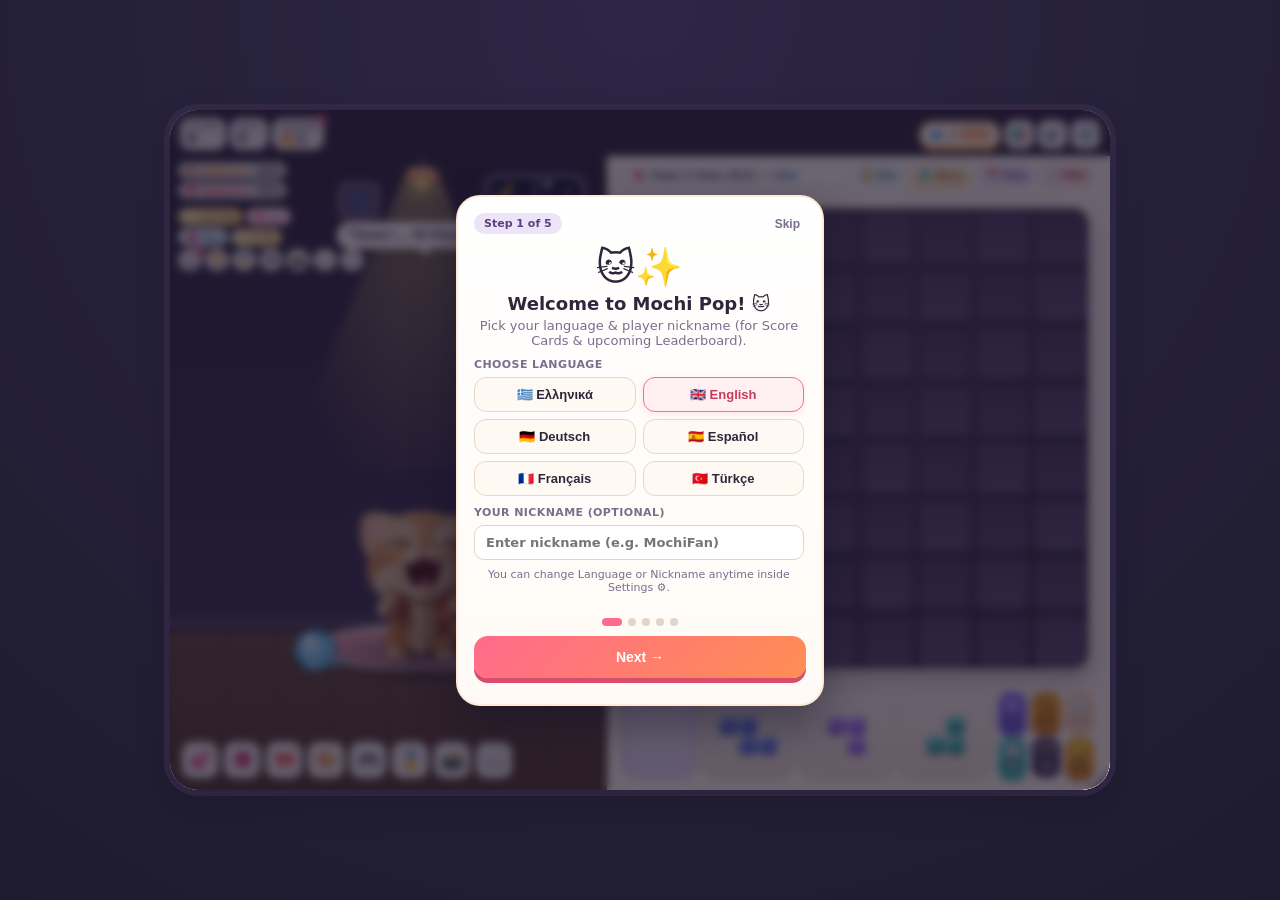
<file: index.html>
<!DOCTYPE html>
<html lang="en">
<head>
  <meta charset="UTF-8" />
  <meta name="viewport" content="width=device-width, initial-scale=1.0, maximum-scale=1.0, user-scalable=no, viewport-fit=cover" />
  <meta name="theme-color" content="#ff8fa3" />
  <title>Mochi Pop! — Cozy Pet &amp; Block Puzzle</title>
  <link rel="icon" href="assets/mochi-ref.jpg" />
  <link rel="apple-touch-icon" href="assets/mochi-ref.jpg" />
  <link rel="manifest" href="manifest.webmanifest" />
  <link rel="stylesheet" href="styles.css?v=20261115h" />
</head>
<body>
  <!-- Desktop Demo Controls (outside the phone frame so you can test states easily) -->
  <div class="demo-bar" id="demoBar">
    <span class="demo-label">Playtest Tools:</span>
    <button type="button" class="demo-btn" id="btnSim6h" title="Simulate 6 hours away">+6h Away</button>
    <button type="button" class="demo-btn" id="btnSim14h" title="Simulate 14 hours away (Mochi sulks)">+14h Sulk</button>
    <button type="button" class="demo-btn" id="btnSim48h" title="Simulate 48 hours away (Mochi faints -> Ad Revive)">+48h Faint</button>
    <button type="button" class="demo-btn" id="btnSimNextDay" title="Advance 1 calendar day for Daily Streak testing">⏭️ +1 Day</button>
    <button type="button" class="demo-btn" id="btnToggleDayNight" title="Switch Day / Night lighting">☀️/🌙 Day/Night</button>
    <button type="button" class="demo-btn" id="btnTestWake" title="Replay Sleep -> Wake Up animation">😴 Wake</button>
    <button type="button" class="demo-btn" id="btnSimLose" title="Trigger a near-full board / lose test">Test Cry/Lose</button>
    <button type="button" class="demo-btn" id="btnAddTreats" title="Give +5 fish treats">+5 Fish</button>
    <button type="button" class="demo-btn danger" id="btnReset" title="Reset saved game">Reset</button>
  </div>

  <!-- Mobile App Viewport -->
  <main class="phone-shell" id="phoneShell">
    <!-- Top Status HUD -->
    <header class="top-hud">
      <div class="score-group">
        <div class="stat-pill score-pill">
          <span class="stat-label" data-i18n="hud_score">SCORE</span>
          <span class="stat-value" id="scoreVal">0</span>
        </div>
        <div class="stat-pill best-pill">
          <span class="stat-label" data-i18n="hud_best">BEST</span>
          <span class="stat-value" id="bestVal">0</span>
        </div>
        <button type="button" class="stat-pill streak-pill" id="btnDailyCalendar" title="Daily Rewards &amp; Quests">
          <span class="stat-label" data-i18n="hud_streak">STREAK</span>
          <span class="stat-value" id="streakVal">🔥1</span>
          <span class="daily-badge-dot hidden" id="dailyBadgeDot"></span>
        </button>
      </div>

      <div class="hud-actions">
        <button type="button" class="treat-pill" id="btnFeed" title="Feed Mochi 1 Fish">
          <span class="fish-icon">🐟</span>
          <span id="treatsVal">3</span>
          <span class="feed-hint" id="feedHint" data-i18n="hud_feed">FEED</span>
        </button>
        <button type="button" class="icon-btn" id="btnWardrobe" title="Mochi's Closet &amp; Room">🛍️</button>
        <button type="button" class="icon-btn" id="btnAudio" title="Sound Mixer (Music, Game SFX &amp; Cat)">🔊</button>
        <button type="button" class="icon-btn" id="btnSettings" title="Settings &amp; Updates">
          ⚙️
          <span class="daily-badge-dot hidden" id="settingsBadgeDot"></span>
        </button>
      </div>
    </header>

    <!-- Upper 32%: Mochi's Cozy Room -->
    <section class="pet-stage" id="petStage">
      <div class="wall-frame" id="wallFrame" aria-hidden="true"><span id="wallStickerIcon">🐾</span></div>
      <div class="room-window" id="roomWindow" role="button" tabindex="0" title="Tap window to look outside">
        <span class="window-celestial" id="windowCelestial">☀️</span>
        <div class="window-clouds" aria-hidden="true"><span>☁️</span><span>☁️</span></div>
        <div class="window-stars" aria-hidden="true"><span>✦</span><span>·</span><span>✧</span><span>·</span></div>
        <div class="window-weather" id="windowWeather" aria-hidden="true"></div>
      </div>
      <div class="sunbeam" id="sunbeam"></div>
      <div class="hanging-lamp" id="hangingLamp" role="button" tabindex="0" title="Tap lamp to toggle Day/Night ambience">
        <div class="lamp-cord"></div>
        <div class="lamp-shade"></div>
        <div class="lamp-bulb"></div>
        <div class="lamp-cone"></div>
      </div>
      <div class="room-rug" id="roomRug"></div>

      <!-- Mood & Hunger Bars -->
      <div class="pet-meters">
        <div class="meter-row">
          <span class="meter-icon" title="Hunger">🍖</span>
          <div class="meter-track">
            <div class="meter-fill hunger-fill" id="hungerBar"></div>
          </div>
          <span class="meter-pct" id="hungerPct">100%</span>
        </div>
        <div class="meter-row">
          <span class="meter-icon" id="moodIcon" title="Mood">💖</span>
          <div class="meter-track">
            <div class="meter-fill mood-fill" id="moodBar"></div>
          </div>
          <span class="meter-pct" id="moodPct">100%</span>
        </div>
      </div>

      <!-- Energy Score Multiplier, Friend Level, Wheel & League -->
      <div class="pet-left-controls">
        <div class="left-top-pills">
          <button type="button" class="energy-mult-pill mult-max" id="energyMultPill" title="Mochi Energy Score Bonus">
            ⚡ ×2.0 PTS
          </button>
          <button type="button" class="friend-lv-pill" id="friendLevelPill" title="Mochi Friendship Level">
            💖 Lv.1
          </button>
        </div>
        <div class="purr-rush-badge hidden" id="purrRushBadge">🔥 PURR RUSH</div>
        <div class="left-btn-row">
          <button type="button" class="play-toy-btn" id="btnPlayToy" title="Play with Mochi's active toy">
            <span id="playToyIcon">🧶</span> <span data-i18n="btn_play">Play</span>
          </button>
          <button type="button" class="overdrive-ad-btn" id="btnOverdriveAd" title="Watch Ad for ×3.0 Score Overdrive (15 moves)">
            ⚡×3 AD
          </button>
        </div>
        <div class="left-btn-row left-social-row">
          <button type="button" class="mini-stage-btn" id="btnLuckyWheel" title="Lucky Tuna Wheel">
            🎡
            <span class="daily-badge-dot hidden" id="wheelBadgeDot"></span>
          </button>
          <button type="button" class="mini-stage-btn" id="btnLeague" title="Daily & Weekly Purr League">
            🏆
          </button>
          <button type="button" class="mini-stage-btn" id="btnTrophies" title="Trophy Room & Medals">
            🏅
            <span class="daily-badge-dot hidden" id="trophyBadgeDot"></span>
          </button>
          <button type="button" class="mini-stage-btn" id="btnMiniGame" title="Mini-Games">
            🎮
          </button>
          <button type="button" class="mini-stage-btn" id="btnPhotoMode" title="Mochi Photo Studio">
            📸
          </button>
          <button type="button" class="mini-stage-btn" id="btnDiary" title="Mochi's Diary">
            📖
          </button>
          <button type="button" class="mini-stage-btn" id="btnKeyLegend" data-i18n-title="keys_title" title="Keyboard Shortcuts">
            ⌨️
          </button>
        </div>
      </div>

      <!-- Active Weekend / Midweek Mini-Event & Gift Upgrade Pill -->
      <div class="stage-event-pill hidden" id="eventBannerPill">🐟 2× Fish!</div>
      <button type="button" class="gift-upgrade-pill hidden" id="btnGiftUpgradeAd" data-i18n="gift_upgrade_pill">
        🎁 Upgrade 📺 +4 🐟
      </button>

      <!-- Speech / Emotion Bubble -->
      <div class="pet-bubble hidden" id="petBubble">Feed me! 🐟</div>

      <!-- Mochi Canvas -->
      <canvas id="petCanvas"></canvas>

      <!-- Free Snack Ad Button when hungry/sulking -->
      <button type="button" class="snack-ad-btn hidden" id="btnSnackAd">
        <span>🎬</span> Free 3× 🐟
      </button>

      <!-- Revive Ad Button when Mochi fainted after days away -->
      <button type="button" class="fainted-revive-btn hidden" id="btnReviveFaintedAd">
        <span>💫</span> Revive Mochi (Ad)
      </button>

      <!-- Combo Banner -->
      <div class="combo-toast hidden" id="comboToast">COMBO x2!</div>

      <!-- Tablet Landscape Quick-Care Dock -->
      <div class="tablet-quick-care" id="tabletQuickCare">
        <button type="button" class="quick-care-btn" id="btnQuickPet" title="Pet Mochi">💕</button>
        <button type="button" class="quick-care-btn" id="btnQuickToy" title="Switch Toy">🧶</button>
        <button type="button" class="quick-care-btn" id="btnQuickHat" title="Cycle Accessory">🎀</button>
        <button type="button" class="quick-care-btn" id="btnQuickTheme" title="Cycle Room Theme">🎨</button>
        <button type="button" class="quick-care-btn" id="btnQuickMiniGame" title="Mini-Games">🎮</button>
        <button type="button" class="quick-care-btn" id="btnQuickTrophies" title="Trophy Room">🏅</button>
        <button type="button" class="quick-care-btn" id="btnQuickPhoto" title="Photo Studio">📸</button>
        <button type="button" class="quick-care-btn" id="btnQuickDiary" title="Mochi's Diary">📖</button>
      </div>
    </section>

    <!-- Lower 68%: 8x8 Puzzle Area -->
    <section class="puzzle-area" id="puzzleArea">
      <div class="challenge-strip">
        <div class="craving-pill" id="cravingPill">
          <span class="craving-icon">🎯</span>
          <span id="cravingText">Clear 1 line (+2 🐟)</span>
        </div>
        <button type="button" class="zen-pill" id="btnZenMode" title="Relaxed Zen Mode (No Game Over)" data-i18n="btn_zen_off">
          🧘 Zen
        </button>
        <button type="button" class="adventure-pill" id="btnAdventureMode" title="Adventure Story Chapters" data-i18n="btn_adventure">
          🗺️ Story
        </button>
        <button type="button" class="daily-pill" id="btnDailyMode" title="Daily Challenge" data-i18n="btn_daily">
          📅 Daily
        </button>
        <button type="button" class="blitz-pill" id="btnBlitzMode" title="90s Timed Blitz Mode" data-i18n="btn_blitz">
          ⏱️ Blitz
        </button>
      </div>

      <div class="board-wrapper" id="boardWrapper">
        <canvas id="boardCanvas"></canvas>
      </div>

      <!-- Hold Slot + 3-Piece Tray + Rotate/Undo/Refresh/Bomb -->
      <div class="tray-row">
        <div class="tray-slots" id="traySlots">
          <div class="hold-slot empty" id="holdSlot" title="Drag a piece here to Hold it for later">
            <span class="hold-badge" data-i18n="hold_label">HOLD</span>
            <canvas class="slot-canvas" id="holdCanvas"></canvas>
          </div>
          <div class="tray-slot" data-slot="0"><canvas class="slot-canvas"></canvas></div>
          <div class="tray-slot" data-slot="1"><canvas class="slot-canvas"></canvas></div>
          <div class="tray-slot" data-slot="2"><canvas class="slot-canvas"></canvas></div>
        </div>
        <div class="tray-actions">
          <button type="button" class="tray-action-btn rotate-btn" id="btnRotatePieces" data-i18n-title="rotate_title" title="Rotate tray pieces 90°">
            <span>↻</span>
            <span class="ad-tag" id="rotateCountBadge">3</span>
          </button>
          <button type="button" class="tray-action-btn hammer-btn" id="btnHammer" data-i18n-title="hammer_title" title="Toy Hammer: smash 1 block or crack ice">
            <span>🔨</span>
            <span class="ad-tag" id="hammerCountBadge">1</span>
          </button>
          <button type="button" class="tray-action-btn undo-btn" id="btnUndoAd" title="Watch Ad to undo last move" disabled>
            <span>↩️</span>
            <span class="ad-tag" data-i18n="ad_tag">AD</span>
          </button>
          <button type="button" class="tray-action-btn refresh-btn" id="btnRefreshAd" title="Watch Ad to swap pieces">
            <span>🔄</span>
            <span class="ad-tag" data-i18n="ad_tag">AD</span>
          </button>
          <button type="button" class="tray-action-btn bomb-btn" id="btnBombAd" title="Watch Ad for an Emergency Paw Bomb">
            <span>💣</span>
            <span class="ad-tag" data-i18n="ad_tag">AD</span>
          </button>
          <button type="button" class="tray-action-btn hint-btn" id="btnHint" data-i18n-title="hint_title" title="Smart Move Hint">
            <span>💡</span>
            <span class="ad-tag" id="hintCountBadge">1</span>
          </button>
        </div>
      </div>
    </section>

    <!-- Floating Dragged Piece Canvas Overlay -->
    <canvas id="fxCanvas"></canvas>

    <!-- Game Over / Revive Modal -->
    <div class="modal-backdrop game-over-backdrop hidden" id="gameOverModal">
      <div class="modal-card">
        <div class="modal-emoji" id="goEmoji">😿</div>
        <h2 id="goTitle">Oh no! No moves left!</h2>
        <p id="goSubtitle">Mochi is crying... Don't leave him sad!</p>
        <div class="go-stats">
          <div><span data-i18n="go_score">Score</span><strong id="goScore">0</strong></div>
          <div><span data-i18n="go_best">Best</span><strong id="goBest">0</strong></div>
        </div>
        <div class="go-run-summary hidden" id="goRunSummary">+0 🐟 earned this run</div>
        <div class="run-breakdown-card hidden" id="runBreakdownCard">
          <div><span data-i18n="bd_lines">Lines</span><strong id="bdLines">0</strong></div>
          <div><span data-i18n="bd_combo">Best Combo</span><strong id="bdCombo">0×</strong></div>
          <div><span data-i18n="bd_specials">Specials</span><strong id="bdSpecials">0</strong></div>
          <div><span data-i18n="bd_gap">Record Gap</span><strong id="bdGap">—</strong></div>
        </div>
        <button type="button" class="bonus-fish-ad-btn hidden" id="btnDoubleRunFishAd">
          <span class="ad-badge" data-i18n="ad_tag">AD</span>
          <span id="goDoubleFishLabel" data-i18n="go_double_fish">2× Run Fish!</span>
        </button>
        <button type="button" class="primary-ad-btn" id="btnReviveAd">
          <span class="ad-badge" data-i18n="ad_tag">AD</span>
          <span data-i18n="go_revive">Clear Center &amp; Revive Mochi!</span>
        </button>
        <button type="button" class="secondary-ad-btn" id="btnRescuePackAd">
          <span class="ad-badge" data-i18n="ad_tag">AD</span>
          <span data-i18n="go_rescue_pack">+3 ↻ Rotate &amp; 💣 Bomb</span>
        </button>
        <button type="button" class="share-btn" id="btnShareCard" data-i18n="go_share">
          📸 Save Score Card
        </button>
        <button type="button" class="challenge-friend-btn" id="btnChallengeFriend" data-i18n="go_challenge_friend">
          🤝 Challenge a Friend
        </button>
        <button type="button" class="secondary-btn rematch-seed-btn" id="btnRematchSeed" data-i18n="go_rematch_seed">
          🔁 Rematch Same Seed
        </button>
        <button type="button" class="secondary-btn" id="btnPlayAgain" data-i18n="go_play_again">
          Start New Game
        </button>
      </div>
    </div>

    <!-- Wardrobe Modal -->
    <div class="modal-backdrop hidden" id="wardrobeModal">
      <div class="modal-card">
        <h2 data-i18n="closet_title">Mochi's Closet &amp; Room 🎀</h2>
        <p class="small-note" data-i18n="closet_sub">Unlock with 🐟, Rewarded Ads, or Daily Streaks!</p>
        <div class="closet-preview-box" id="closetPreviewBox">
          <canvas id="closetPreviewCanvas"></canvas>
          <button type="button" class="closet-snap-btn" id="btnClosetPhoto" title="Open Photo Studio">📸</button>
        </div>
        <div class="closet-set-banner hidden" id="closetSetBanner"></div>
        <div class="closet-tabs" id="closetTabs">
          <button type="button" class="closet-tab active" data-tab="all" data-i18n="tab_all">All</button>
          <button type="button" class="closet-tab" data-tab="style" data-i18n="tab_style">Style</button>
          <button type="button" class="closet-tab" data-tab="toys" data-i18n="tab_toys">Toys</button>
          <button type="button" class="closet-tab" data-tab="room" data-i18n="tab_room">Room</button>
        </div>
        <div class="closet-filters" id="closetFilterChips">
          <button type="button" class="closet-filter-btn active" data-filter="all" data-i18n="filter_all">All</button>
          <button type="button" class="closet-filter-btn" data-filter="owned" data-i18n="filter_owned">Owned</button>
          <button type="button" class="closet-filter-btn" data-filter="locked" data-i18n="filter_locked">Locked</button>
        </div>
        <div class="closet-grid" id="closetGrid"></div>
        <button type="button" class="secondary-btn" id="btnCloseWardrobe" data-i18n="settings_close">Close</button>
      </div>
    </div>

    <!-- Simulated Rewarded Ad Overlay -->
    <div class="modal-backdrop hidden" id="adModal">
      <div class="modal-card ad-sim-card">
        <div class="ad-sim-header">
          <span class="ad-pill" data-i18n="ad_demo_pill">REWARDED AD DEMO</span>
          <span id="adTimer">3s</span>
        </div>
        <div class="ad-sim-body">
          <div class="ad-spinner">📺</div>
          <p id="adRewardText">Playing AdMob Rewarded Video...</p>
          <small data-i18n="ad_demo_sub">In the real Google Play build, AdMob plays here.</small>
        </div>
        <button type="button" class="primary-ad-btn hidden" id="btnClaimAd" data-i18n="ad_claim_btn">
          Claim Reward! ✨
        </button>
      </div>
    </div>

    <!-- Audio Mixer Modal -->
    <div class="modal-backdrop hidden" id="audioModal">
      <div class="modal-card audio-modal-card">
        <h2 data-i18n="audio_title">Sound Mixer 🎛️</h2>
        <p class="small-note" data-i18n="audio_sub">Adjust music, game effects &amp; Mochi separately</p>
        <div class="audio-channels">
          <div class="audio-channel">
            <div class="audio-channel-top">
              <span class="setting-info">
                <strong data-i18n="audio_music_t">🎵 Music Carpet</strong>
                <small data-i18n="audio_music_d">Cozy kalimba background loop</small>
              </span>
              <input type="checkbox" class="toggle-input" id="toggleMusic" checked />
            </div>
            <div class="audio-slider-row">
              <input type="range" class="audio-slider" id="sliderMusicVol" min="0" max="100" value="70" />
              <span class="audio-vol-val" id="valMusicVol">70%</span>
            </div>
          </div>

          <div class="audio-channel">
            <div class="audio-channel-top">
              <span class="setting-info">
                <strong data-i18n="audio_sfx_t">🎮 Game Effects</strong>
                <small data-i18n="audio_sfx_d">Blocks, pops, combos &amp; bombs</small>
              </span>
              <input type="checkbox" class="toggle-input" id="toggleSfx" checked />
            </div>
            <div class="audio-slider-row">
              <input type="range" class="audio-slider" id="sliderSfxVol" min="0" max="100" value="85" />
              <span class="audio-vol-val" id="valSfxVol">85%</span>
            </div>
          </div>

          <div class="audio-channel">
            <div class="audio-channel-top">
              <span class="setting-info">
                <strong data-i18n="audio_cat_t">🐱 Cat Sounds</strong>
                <small data-i18n="audio_cat_d">Mochi meows, purrs, eating &amp; cries</small>
              </span>
              <input type="checkbox" class="toggle-input" id="toggleCat" checked />
            </div>
            <div class="audio-slider-row">
              <input type="range" class="audio-slider" id="sliderCatVol" min="0" max="100" value="90" />
              <span class="audio-vol-val" id="valCatVol">90%</span>
            </div>
          </div>
        </div>
        <button type="button" class="secondary-btn" id="btnCloseAudio" data-i18n="btn_done">Done</button>
      </div>
    </div>

    <!-- Settings Modal -->
    <div class="modal-backdrop hidden" id="settingsModal">
      <div class="modal-card settings-modal-card">
        <h2 data-i18n="settings_title">Settings ⚙️</h2>
        <div class="settings-tabs" id="settingsTabs">
          <button type="button" class="settings-tab active" data-settings-tab="general" data-i18n="set_tab_game">🎮 Game</button>
          <button type="button" class="settings-tab" data-settings-tab="vip" data-i18n="set_tab_vip">📖 Guide &amp; Stats</button>
          <button type="button" class="settings-tab" data-settings-tab="app" data-i18n="set_tab_app">📱 App</button>
        </div>

        <div class="settings-pane" id="settingsPaneGeneral">
          <div class="settings-list">
            <div class="setting-row setting-lang-row">
              <span class="setting-info">
                <strong data-i18n="settings_language">🌍 Language</strong>
                <small data-i18n="settings_language_sub">Interface &amp; guide language</small>
              </span>
              <select class="lang-select" id="selectLanguage" aria-label="Language">
                <option value="el">🇬🇷 Ελληνικά</option>
                <option value="en">🇬🇧 English</option>
                <option value="de">🇩🇪 Deutsch</option>
                <option value="es">🇪🇸 Español</option>
                <option value="fr">🇫🇷 Français</option>
                <option value="tr">🇹🇷 Türkçe</option>
              </select>
            </div>
            <div class="setting-row setting-nick-row">
              <span class="setting-info">
                <strong data-i18n="settings_nickname">🏷️ Player Nickname</strong>
                <small data-i18n="settings_nickname_sub">Used for Leaderboard &amp; Score Cards</small>
              </span>
              <input
                type="text"
                class="nick-input"
                id="inputSettingsNickname"
                maxlength="18"
                data-i18n-placeholder="nickname_placeholder"
                placeholder="Enter nickname"
              />
            </div>
            <button type="button" class="setting-row setting-action-row" id="btnOpenAudioFromSettings">
              <span class="setting-info">
                <strong data-i18n="settings_sound">🔊 Sound &amp; Volume Mixer</strong>
                <small data-i18n="settings_sound_sub">Separate Music, Game SFX &amp; Cat controls</small>
              </span>
              <span class="setting-chevron">›</span>
            </button>
            <label class="setting-row">
              <span class="setting-info">
                <strong data-i18n="settings_fx">✨ Visual Effects</strong>
                <small data-i18n="settings_fx_sub">Particles, hearts &amp; score popups</small>
              </span>
              <input type="checkbox" class="toggle-input" id="toggleFx" checked />
            </label>
            <label class="setting-row">
              <span class="setting-info">
                <strong data-i18n="settings_haptics">📳 Vibration</strong>
                <small data-i18n="settings_haptics_sub">Tactile feedback on Android</small>
              </span>
              <input type="checkbox" class="toggle-input" id="toggleHaptics" checked />
            </label>
            <label class="setting-row">
              <span class="setting-info">
                <strong data-i18n="settings_colorblind">🎨 Colorblind Symbols</strong>
                <small data-i18n="settings_colorblind_sub">Draw distinct shapes on every block</small>
              </span>
              <input type="checkbox" class="toggle-input" id="toggleColorblind" />
            </label>
            <label class="setting-row">
              <span class="setting-info">
                <strong data-i18n="settings_powersaver">🔋 Power Saver (30 FPS)</strong>
                <small data-i18n="settings_powersaver_sub">Calm animations &amp; lower battery use</small>
              </span>
              <input type="checkbox" class="toggle-input" id="togglePowerSaver" />
            </label>
            <div class="setting-row setting-lang-row">
              <span class="setting-info">
                <strong data-i18n="settings_drag_offset">👆 Touch Drag Height</strong>
                <small data-i18n="settings_drag_offset_sub">Lift pieces above your finger</small>
              </span>
              <select class="lang-select" id="selectDragOffset" aria-label="Touch Drag Height">
                <option value="low" data-i18n="drag_low">Low</option>
                <option value="normal" data-i18n="drag_normal">Normal</option>
                <option value="high" data-i18n="drag_high">High</option>
              </select>
            </div>
          </div>
        </div>

        <div class="settings-pane hidden" id="settingsPaneVip">
          <div class="settings-list">
            <button type="button" class="setting-row setting-action-row" id="btnOpenGuide">
              <span class="setting-info">
                <strong data-i18n="settings_guide">📖 Game Guide &amp; Permissions</strong>
                <small data-i18n="settings_guide_sub">How to play, tiles, rewards &amp; app permissions</small>
              </span>
              <span class="setting-chevron">›</span>
            </button>
            <button type="button" class="setting-row setting-action-row" id="btnOpenStats">
              <span class="setting-info">
                <strong data-i18n="settings_analytics">📊 Gameplay Stats &amp; Ad Funnel</strong>
                <small data-i18n="settings_analytics_sub">Sessions, Rewarded Opt-Ins &amp; Remote Config</small>
              </span>
              <span class="setting-chevron">›</span>
            </button>
          </div>
        </div>

        <div class="settings-pane hidden" id="settingsPaneApp">
          <button type="button" class="more-apps-btn" id="btnMoreApps">
            <span class="setting-info">
              <strong data-i18n="settings_more_apps">🚀 Our Other Apps</strong>
              <small data-i18n="settings_more_apps_sub">Discover more apps at jemangr.app</small>
            </span>
            <span class="setting-chevron">↗</span>
          </button>
          <div class="update-box">
            <button type="button" class="update-btn" id="btnCheckUpdates" data-i18n="settings_check_update">
              🔄 Check for App Update
            </button>
            <p class="update-status" id="updateStatusText">Auto-checks every 6 hours • v0.5.8</p>
          </div>
          <button type="button" class="report-btn" id="btnOpenBugReport" data-i18n="settings_report_bug">
            🐞 Report a Bug / Error
          </button>
          <button type="button" class="setting-row setting-action-row cloud-link-row" id="btnOpenCloudSync">
            <span class="setting-info">
              <strong data-i18n="settings_cloud">☁️ Cloud Save &amp; Device Transfer</strong>
              <small id="settingsCloudSub" data-i18n="settings_cloud_sub">Sync progress &amp; get transfer code</small>
            </span>
            <span class="setting-chevron">›</span>
          </button>
          <button type="button" class="setting-row setting-action-row privacy-link-row" id="btnPrivacyPolicy">
            <span class="setting-info">
              <strong data-i18n="settings_privacy">🔒 Privacy Policy</strong>
              <small data-i18n="settings_privacy_sub">Data storage, permissions &amp; ads info</small>
            </span>
            <span class="setting-chevron">›</span>
          </button>
          <p class="version-note">Mochi Pop! v0.5.8 • support@jemangr.app</p>
          <p class="privacy-note" data-i18n="privacy_note">Local save stays on your device. Demo Ads are simulated in browser.</p>
        </div>

        <button type="button" class="secondary-btn" id="btnCloseSettings" data-i18n="settings_close">Close</button>
      </div>
    </div>

    <!-- Daily Calendar & Quests Modal -->
    <div class="modal-backdrop hidden" id="dailyModal">
      <div class="modal-card daily-modal-card">
        <div class="daily-modal-head">
          <h2 data-i18n="daily_title">Daily Rewards &amp; Quests 🎁</h2>
          <span class="daily-streak-pill" id="dailyStreakTag">🔥 Day 1</span>
        </div>
        <div class="closet-tabs" id="dailyTabs">
          <button type="button" class="closet-tab active" data-daily-tab="calendar" data-i18n="daily_tab_cal">📅 Calendar</button>
          <button type="button" class="closet-tab" data-daily-tab="archive" data-i18n="daily_tab_archive">🗓️ Archive</button>
          <button type="button" class="closet-tab" data-daily-tab="quests" data-i18n="daily_tab_quests">📜 Quests</button>
          <button type="button" class="closet-tab" data-daily-tab="album" data-i18n="tab_album">📸 Album</button>
        </div>

        <div id="dailyCalendarPane">
          <div class="streak-saver-banner hidden" id="streakSaverBanner">
            <div>
              <strong data-i18n="streak_saver_title">Missed yesterday! Don't lose your 🔥 streak!</strong>
              <small id="streakSaverSub">Restore your streak with 1 quick Ad</small>
            </div>
            <button type="button" class="streak-saver-btn" id="btnStreakSaverAd" data-i18n="streak_saver_btn">📺 Save Streak</button>
          </div>
          <p class="small-note" id="dailyCalendarSub" data-i18n="daily_cal_sub">Play every day for bigger treats, Dispenser &amp; Day 7 Grand Prize!</p>
          <div class="daily-grid" id="dailyGrid"></div>
        </div>

        <div id="dailyArchivePane" class="hidden">
          <p class="small-note" id="archiveMonthSummary">Monthly Archive</p>
          <div class="archive-milestones" id="archiveMilestonesRow"></div>
          <div class="archive-replay-choice hidden" id="archiveReplayChoice">
            <span id="archiveChoiceLabel">📅</span>
            <div class="archive-choice-btns">
              <button type="button" class="daily-card-btn" id="btnArchivePayFish">🐟 15</button>
              <button type="button" class="daily-card-btn ad-bonus" id="btnArchiveWatchAd" data-i18n="archive_ad_free">📺 Ad Free</button>
            </div>
          </div>
          <div class="archive-grid" id="archiveMonthGrid"></div>
          <p class="privacy-note" data-i18n="archive_hint">Tap today to play free, or missed days (15 🐟 / Ad) to hit Monthly Milestones!</p>
        </div>

        <div id="dailyQuestsPane" class="hidden">
          <p class="small-note" data-i18n="daily_quests_sub">Complete cozy quests for 🐟 &amp; unlock Wall Frame Stickers!</p>
          <div class="quests-list" id="questsList"></div>
          <div class="sticker-picker-head" data-i18n="daily_wall_sticker">🖼️ Room Wall Sticker</div>
          <div class="sticker-row" id="stickerRow"></div>
        </div>

        <div id="dailyAlbumPane" class="hidden">
          <p class="small-note" id="albumSummaryNote">Collect Mochi Moments from 🎁 Gift Boxes, Milestones &amp; Lucky Wheel!</p>
          <div class="album-tokens-bar" id="albumTokensBar">
            <span id="albumTokensText">🎟️ 0 Tokens • Pity 0/3</span>
            <div class="album-token-btns">
              <button type="button" class="album-claim-btn" id="btnTradeTokenHammer" data-i18n="album_trade_hammer">-2🎟️ → +1🔨</button>
              <button type="button" class="album-claim-btn" id="btnTradeTokenRotate" data-i18n="album_trade_rotate">-2🎟️ → +1↻</button>
            </div>
          </div>
          <div class="album-sets" id="albumSetsList"></div>
        </div>

        <button type="button" class="secondary-btn" id="btnCloseDaily" data-i18n="settings_close">Close</button>
      </div>
    </div>

    <!-- Error Report Modal -->
    <div class="modal-backdrop hidden" id="bugReportModal">
      <div class="modal-card">
        <h2 data-i18n="bug_title">Report an Error 🐞</h2>
        <p class="small-note" data-i18n="bug_sub">Sends diagnostics to support@jemangr.app</p>
        <textarea
          id="bugNoteInput"
          class="bug-textarea"
          rows="3"
          data-i18n-placeholder="bug_placeholder"
          placeholder="Describe what happened (optional)..."
        ></textarea>
        <pre class="bug-diag" id="bugDiagPreview"></pre>
        <button type="button" class="primary-ad-btn" id="btnSendBugEmail" data-i18n="bug_send">
          📧 Open Email App to Send
        </button>
        <button type="button" class="secondary-btn copy-btn" id="btnCopyBugDiag" data-i18n="bug_copy">
          📋 Copy Diagnostics
        </button>
        <button type="button" class="secondary-btn" id="btnCloseBugReport" data-i18n="btn_cancel">Cancel</button>
      </div>
    </div>
    <!-- Welcome Onboarding Guide & Permissions Modal -->
    <div class="modal-backdrop hidden" id="welcomeGuideModal">
      <div class="modal-card guide-modal-card">
        <div class="guide-topbar">
          <span class="guide-step-pill" id="guideStepBadge">Step 1 of 5</span>
          <button type="button" class="guide-skip-btn" id="btnGuideSkip" data-i18n="guide_skip">Skip</button>
        </div>

        <div class="guide-body" id="guideBodyScroll">
          <!-- Step 1: Language & Nickname -->
          <div class="guide-step" data-step="0">
            <div class="guide-hero-emoji">🐱✨</div>
            <h2 data-i18n="g1_title">Welcome to Mochi Pop! 🐱</h2>
            <p class="small-note" data-i18n="g1_sub">Pick your language &amp; player nickname (for Score Cards &amp; upcoming Leaderboard).</p>

            <div class="guide-section-label" data-i18n="g1_lang_label">Choose Language</div>
            <div class="guide-lang-grid" id="guideLangGrid">
              <button type="button" class="guide-lang-btn" data-lang="el">🇬🇷 Ελληνικά</button>
              <button type="button" class="guide-lang-btn" data-lang="en">🇬🇧 English</button>
              <button type="button" class="guide-lang-btn" data-lang="de">🇩🇪 Deutsch</button>
              <button type="button" class="guide-lang-btn" data-lang="es">🇪🇸 Español</button>
              <button type="button" class="guide-lang-btn" data-lang="fr">🇫🇷 Français</button>
              <button type="button" class="guide-lang-btn" data-lang="tr">🇹🇷 Türkçe</button>
            </div>

            <label class="guide-nick-box">
              <span class="guide-section-label" data-i18n="g1_nick_label">Your Nickname (optional)</span>
              <input
                type="text"
                class="nick-input guide-nick-input"
                id="inputGuideNickname"
                maxlength="18"
                data-i18n-placeholder="nickname_placeholder"
                placeholder="Enter nickname"
              />
            </label>
            <p class="guide-tip-note" data-i18n="g1_tip">You can change Language or Nickname anytime inside Settings ⚙️.</p>
          </div>

          <!-- Step 2: Caring for Mochi & Energy Multiplier -->
          <div class="guide-step hidden" data-step="1">
            <h2 data-i18n="g2_title">Care for Mochi = Higher Score! 💛</h2>
            <p class="small-note" data-i18n="g2_lead">Mochi's Energy directly multiplies every puzzle point you earn!</p>
            <div class="guide-cards">
              <div class="guide-card">
                <strong data-i18n="g2_c1_t">🐟 Feed &amp; Boost Energy</strong>
                <p data-i18n="g2_c1_d"></p>
              </div>
              <div class="guide-card">
                <strong data-i18n="g2_c2_t">👆 Pet, Tickle &amp; 6-Tap Secret</strong>
                <p data-i18n="g2_c2_d"></p>
              </div>
              <div class="guide-card">
                <strong data-i18n="g2_c3_t">🧸 Interactive Toys &amp; Gadgets</strong>
                <p data-i18n="g2_c3_d"></p>
              </div>
              <div class="guide-card">
                <strong data-i18n="g2_c4_t">⏰ Don't Ignore Mochi!</strong>
                <p data-i18n="g2_c4_d"></p>
              </div>
            </div>
          </div>

          <!-- Step 3: 8x8 Puzzle & Special Tiles -->
          <div class="guide-step hidden" data-step="2">
            <h2 data-i18n="g3_title">8×8 Puzzle, Special Tiles &amp; Moves 🧩</h2>
            <p class="small-note" data-i18n="g3_lead">Drag blocks onto the board to clear rows &amp; columns!</p>
            <div class="guide-cards">
              <div class="guide-card">
                <strong data-i18n="g3_t1">🐟 Golden Fish &amp; 🥫 Tuna</strong>
                <p data-i18n="g3_t1_d"></p>
              </div>
              <div class="guide-card">
                <strong data-i18n="g3_t2">🎁 Gift Box &amp; 🚀 Yarn Rocket</strong>
                <p data-i18n="g3_t2_d"></p>
              </div>
              <div class="guide-card">
                <strong data-i18n="g3_t3">🌈 Rainbow, 🧊 Ice &amp; 💣 Bomb</strong>
                <p data-i18n="g3_t3_d"></p>
              </div>
              <div class="guide-card">
                <strong data-i18n="g3_t4">📦 Hold Slot &amp; ↻ Rotate</strong>
                <p data-i18n="g3_t4_d"></p>
              </div>
              <div class="guide-card">
                <strong data-i18n="g3_t5">✨ Combos, Modes &amp; Purr Rush</strong>
                <p data-i18n="g3_t5_d"></p>
              </div>
            </div>
          </div>

          <!-- Step 4: Rewards & Closet -->
          <div class="guide-step hidden" data-step="3">
            <h2 data-i18n="g4_title">Rewards, Closet &amp; Progression 🎁</h2>
            <p class="small-note" data-i18n="g4_lead">Every session unlocks cosmetics, gadgets, and room styles!</p>
            <div class="guide-cards">
              <div class="guide-card">
                <strong data-i18n="g4_r1_t">📅 7-Day Daily Calendar</strong>
                <p data-i18n="g4_r1_d"></p>
              </div>
              <div class="guide-card">
                <strong data-i18n="g4_r2_t">🎀 Mochi's Closet &amp; 🐾 Tile Skins</strong>
                <p data-i18n="g4_r2_d"></p>
              </div>
              <div class="guide-card">
                <strong data-i18n="g4_r3_t">📜 Quests &amp; Wall Stickers</strong>
                <p data-i18n="g4_r3_d"></p>
              </div>
            </div>
          </div>

          <!-- Step 5: Permissions & Privacy -->
          <div class="guide-step hidden" data-step="4">
            <h2 data-i18n="g5_title">App Permissions &amp; Privacy 🔐</h2>
            <p class="small-note" data-i18n="g5_lead">Everything saves locally on your device. Here is what optional permissions do:</p>
            <div class="guide-cards">
              <div class="guide-perm-card">
                <strong data-i18n="p_notif_t">🔔 Pet Care Reminders</strong>
                <p data-i18n="p_notif_d"></p>
                <button type="button" class="perm-action-btn" id="btnPermNotif" data-i18n="p_notif_btn">Allow Notifications</button>
              </div>
              <div class="guide-perm-card">
                <strong data-i18n="p_vib_t">📳 Haptic Vibration</strong>
                <p data-i18n="p_vib_d"></p>
                <button type="button" class="perm-action-btn" id="btnPermVibrate" data-i18n="p_vib_btn">Test Vibrate</button>
              </div>
              <div class="guide-card">
                <strong data-i18n="p_upd_t">🔄 Update Checks (Every 6h)</strong>
                <p data-i18n="p_upd_d"></p>
              </div>
              <div class="guide-card">
                <strong data-i18n="p_priv_t">💾 Offline Storage &amp; Exports</strong>
                <p data-i18n="p_priv_d"></p>
              </div>
            </div>
          </div>
        </div>

        <div class="guide-dots" id="guideDots">
          <span class="guide-dot active"></span>
          <span class="guide-dot"></span>
          <span class="guide-dot"></span>
          <span class="guide-dot"></span>
          <span class="guide-dot"></span>
        </div>

        <div class="guide-footer">
          <button type="button" class="secondary-btn guide-back-btn hidden" id="btnGuideBack" data-i18n="guide_back">← Back</button>
          <button type="button" class="primary-ad-btn guide-next-btn" id="btnGuideNext" data-i18n="guide_next">Next →</button>
        </div>
      </div>
    </div>

    <!-- Lucky Tuna Wheel Modal -->
    <div class="modal-backdrop hidden" id="luckyWheelModal">
      <div class="modal-card wheel-modal-card">
        <h2 data-i18n="wheel_title">Lucky Tuna Wheel 🎡</h2>
        <p class="small-note" data-i18n="wheel_sub">1 Free spin daily + up to 3 Bonus Ad spins!</p>
        <div class="wheel-wrap">
          <div class="wheel-pointer">▼</div>
          <canvas id="wheelCanvas" width="240" height="240"></canvas>
        </div>
        <div class="wheel-result-note" id="wheelResultText" data-i18n="wheel_ready">Ready to spin!</div>
        <button type="button" class="primary-ad-btn" id="btnSpinWheel" data-i18n="wheel_spin_free">🎁 Free Daily Spin</button>
        <button type="button" class="secondary-btn" id="btnCloseWheel" data-i18n="settings_close">Close</button>
      </div>
    </div>

    <!-- Daily Challenge & Weekly Purr League Modal -->
    <div class="modal-backdrop hidden" id="leaderboardModal">
      <div class="modal-card league-modal-card">
        <h2 data-i18n="league_title">Daily &amp; Weekly Purr League 🏆</h2>
        <p class="small-note" data-i18n="league_sub">Compete with your Nickname across seeded boards!</p>
        <div class="league-my-tier" id="leagueTierBanner">🥉 Cozy Bronze • MochiFan</div>
        <div class="league-nick-box hidden" id="leagueNickBox">
          <span data-i18n="league_nick_prompt">✨ Pick a Nickname for the Leaderboard:</span>
          <div class="cloud-restore-row">
            <input type="text" class="nick-input" id="inputLeagueNick" maxlength="18" placeholder="MochiFan" />
            <button type="button" class="secondary-btn cloud-restore-btn" id="btnSaveLeagueNick" data-i18n="league_nick_save">Save</button>
          </div>
        </div>
        <div class="league-season-box hidden" id="leagueSeasonBox">
          <div class="league-season-info">
            <strong id="leagueSeasonTitle" data-i18n="season_reward_title">🏆 Weekly Season Reward Ready!</strong>
            <small id="leagueSeasonSub"></small>
          </div>
          <button type="button" class="streak-saver-btn" id="btnClaimSeasonReward" data-i18n="season_claim_btn">🎁 Claim</button>
        </div>
        <div class="closet-tabs" id="leagueTabs">
          <button type="button" class="closet-tab active" data-league-tab="daily" data-i18n="league_tab_daily">📅 Today's Challenge</button>
          <button type="button" class="closet-tab" data-league-tab="weekly" data-i18n="league_tab_weekly">🏆 Weekly League</button>
          <button type="button" class="closet-tab" data-league-tab="blitz" data-i18n="league_tab_blitz">⏱️ Blitz</button>
          <button type="button" class="closet-tab" data-league-tab="alltime" data-i18n="league_tab_alltime">🌐 All-Time</button>
          <button type="button" class="closet-tab" data-league-tab="stars" data-i18n="league_tab_stars">⭐ Stars</button>
        </div>
        <div class="league-list" id="leagueList"></div>
        <div class="friend-chal-box">
          <span class="friend-chal-title" data-i18n="chal_box_title">🤝 Challenge a Friend (Same Board)</span>
          <div class="friend-chal-row">
            <input
              type="text"
              class="nick-input friend-chal-input"
              id="inputChallengeCode"
              placeholder="MCH:... or ?challenge=..."
            />
            <button type="button" class="secondary-btn friend-chal-go" id="btnPlayChallengeCode" data-i18n="chal_play_btn">Play</button>
          </div>
          <button type="button" class="challenge-friend-btn compact" id="btnShareChallengeFromLeague" data-i18n="chal_create_btn">
            📤 Create &amp; Copy My Challenge Link
          </button>
        </div>
        <p class="privacy-note" id="leagueNoteText" data-i18n="league_note">Live global leaderboard via api.jemangr.app</p>
        <button type="button" class="secondary-btn" id="btnCloseLeague" data-i18n="settings_close">Close</button>
      </div>
    </div>

    <!-- Stats, Ad Funnel & Remote Config Preview Modal -->
    <div class="modal-backdrop hidden" id="statsModal">
      <div class="modal-card stats-modal-card">
        <h2 data-i18n="stats_title">Stats &amp; Funnel Preview 📊</h2>
        <div class="stats-grid" id="statsGrid"></div>
        <div class="stats-config-box">
          <strong data-i18n="stats_config_hdr">Remote Config &amp; Ad Gate</strong>
          <pre class="bug-diag" id="remoteConfigPreview"></pre>
        </div>
        <button type="button" class="secondary-btn" id="btnCloseStats" data-i18n="settings_close">Close</button>
      </div>
    </div>

    <!-- Cloud Save & Cross-Device Transfer Modal -->
    <div class="modal-backdrop hidden" id="cloudModal">
      <div class="modal-card cloud-modal-card">
        <h2 data-i18n="cloud_title">☁️ Cloud Save &amp; Transfer</h2>
        <p class="small-note" data-i18n="cloud_sub">Back up Mochi, Fish &amp; scores securely without an email login.</p>
        <div class="cloud-status-pill" id="cloudStatusBadge">⏳ Connecting...</div>
        <div class="cloud-health-row">
          <button type="button" class="secondary-btn cloud-copy-btn" id="btnTestCloudHealth" data-i18n="cloud_ping_btn">🩺 Test API</button>
          <span class="cloud-ping-val" id="cloudHealthText">api.jemangr.app</span>
        </div>

        <div class="cloud-box">
          <span class="cloud-box-label" data-i18n="cloud_code_label">Your Device Transfer Code</span>
          <div class="cloud-code-row">
            <code class="cloud-code-val" id="cloudSyncCodeText">MOCHI-••••-••••</code>
            <button type="button" class="secondary-btn cloud-copy-btn" id="btnCopySyncCode" data-i18n="cloud_copy">📋 Copy</button>
          </div>
          <small class="cloud-hint" data-i18n="cloud_code_hint">Save this code safely to restore progress on another phone.</small>
        </div>

        <button type="button" class="primary-ad-btn" id="btnCloudSyncNow" data-i18n="cloud_sync_btn">☁️ Sync Progress Now</button>

        <div class="cloud-box">
          <span class="cloud-box-label" data-i18n="cloud_restore_label">Restore on New Device</span>
          <div class="cloud-restore-row">
            <input
              type="text"
              class="nick-input cloud-restore-input"
              id="inputRestoreCode"
              maxlength="16"
              placeholder="MOCHI-XXXX-XXXX"
              autocapitalize="characters"
            />
            <button type="button" class="secondary-btn cloud-restore-btn" id="btnRestoreByCode" data-i18n="cloud_restore_btn">Restore</button>
          </div>
        </div>

        <div class="cloud-box">
          <span class="cloud-box-label" data-i18n="cloud_local_label">Offline JSON Backup File</span>
          <div class="cloud-restore-row">
            <button type="button" class="secondary-btn cloud-copy-btn" id="btnExportSaveJson" data-i18n="cloud_export_json">📤 Export (.json)</button>
            <button type="button" class="secondary-btn cloud-copy-btn" id="btnImportSaveJson" data-i18n="cloud_import_json">📥 Import (.json)</button>
            <input type="file" id="inputImportSaveJson" accept="application/json,.json" hidden />
          </div>
        </div>

        <p class="cloud-feedback hidden" id="cloudFeedbackText"></p>
        <button type="button" class="cloud-delete-btn" id="btnDeleteCloudData" data-i18n="cloud_delete_btn">🗑️ Delete My Cloud Data</button>
        <button type="button" class="secondary-btn" id="btnCloseCloud" data-i18n="settings_close">Close</button>
      </div>
    </div>

    <!-- In-App Privacy Policy Viewer Modal (works 100% offline & required for Google Play) -->
    <div class="modal-backdrop hidden" id="privacyModal">
      <div class="modal-card privacy-modal-card">
        <h2 data-i18n="privacy_modal_title">🔒 Privacy Policy</h2>
        <iframe id="privacyFrame" class="privacy-frame" title="Privacy Policy"></iframe>
        <button type="button" class="secondary-btn" id="btnClosePrivacy" data-i18n="settings_close">Close</button>
      </div>
    </div>

    <!-- Adventure Chapters Modal -->
    <div class="modal-backdrop hidden" id="adventureModal">
      <div class="modal-card adventure-modal-card">
        <h2 data-i18n="adv_title">🗺️ Mochi's Adventure</h2>
        <p class="small-note" data-i18n="adv_sub">Beat curated goal levels to earn Stars ⭐ &amp; 🐟!</p>
        <div class="adv-stars-summary" id="advStarsSummary">⭐ 0 / 60</div>
        <div class="adventure-list" id="adventureList"></div>
        <button type="button" class="secondary-btn" id="btnCloseAdventure" data-i18n="settings_close">Close</button>
      </div>
    </div>

    <!-- Interactive Care Mini-Game Modal -->
    <div class="modal-backdrop hidden" id="miniGameModal">
      <div class="modal-card minigame-modal-card">
        <h2 data-i18n="mg_title">🎮 Catch the Laser!</h2>
        <div class="mg-mode-chips" id="mgModeChips">
          <button type="button" class="mg-mode-chip active" data-mg-mode="laser" data-i18n="mg_mode_laser">🔴 Laser Dash</button>
          <button type="button" class="mg-mode-chip" data-mg-mode="bakery" data-i18n="mg_mode_bakery">🍪 Cozy Bakery</button>
          <button type="button" class="mg-mode-chip" data-mg-mode="rain" data-i18n="mg_mode_rain">🐟 Fish Rain</button>
        </div>
        <p class="small-note" id="mgSubText" data-i18n="mg_sub">Tap glowing 🔴, 🐟 &amp; ⭐ in 15s (avoid 💤)!</p>
        <div class="mg-hud-row">
          <span class="mg-stat" id="mgTimerBadge">⏱️ 15.0s</span>
          <span class="mg-stat" id="mgScoreBadge">⭐ 0</span>
          <span class="mg-stat" id="mgStreakBadge">🔥 ×1</span>
        </div>
        <div class="mg-canvas-wrap">
          <canvas id="miniGameCanvas"></canvas>
        </div>
        <p class="mg-result-text hidden" id="mgResultText"></p>
        <div class="mg-btn-row">
          <button type="button" class="primary-ad-btn" id="btnStartMiniGame" data-i18n="mg_start">▶ Start 15s</button>
          <button type="button" class="secondary-btn" id="btnCloseMiniGame" data-i18n="settings_close">Close</button>
        </div>
      </div>
    </div>

    <!-- Trophy Room & Long-Term Achievements Modal -->
    <div class="modal-backdrop hidden" id="trophyModal">
      <div class="modal-card trophy-modal-card">
        <h2 data-i18n="trophy_title">🏅 Mochi's Trophy Room</h2>
        <p class="small-note" data-i18n="trophy_sub">Complete milestones to claim bonus 🐟 treats!</p>
        <div class="adv-stars-summary" id="trophySummary">🏅 0 / 10</div>
        <div class="achievements-list" id="achievementsList"></div>
        <button type="button" class="secondary-btn" id="btnCloseTrophy" data-i18n="settings_close">Close</button>
      </div>
    </div>

    <!-- Mochi Photo Studio / Postcard Modal -->
    <div class="modal-backdrop hidden" id="photoModal">
      <div class="modal-card photo-modal-card">
        <h2 data-i18n="photo_title">📸 Mochi Photo Studio</h2>
        <p class="small-note" data-i18n="photo_sub">Customize a clean postcard of Mochi &amp; share it!</p>
        <div class="photo-canvas-wrap">
          <canvas id="photoStudioCanvas"></canvas>
        </div>
        <div class="photo-controls">
          <div class="photo-chip-row" id="photoPoseChips">
            <button type="button" class="photo-chip active" data-pose="cheer">🎉</button>
            <button type="button" class="photo-chip" data-pose="idle">😊</button>
            <button type="button" class="photo-chip" data-pose="dance">💃</button>
            <button type="button" class="photo-chip" data-pose="fever_party">✨</button>
            <button type="button" class="photo-chip" data-pose="groom">🧼</button>
            <button type="button" class="photo-chip" data-pose="sleep">😴</button>
          </div>
          <div class="photo-chip-row" id="photoFrameChips">
            <button type="button" class="photo-chip active" data-frame="cozy" data-i18n="photo_fr_cozy">Cozy</button>
            <button type="button" class="photo-chip" data-frame="polaroid" data-i18n="photo_fr_polaroid">Polaroid</button>
            <button type="button" class="photo-chip" data-frame="starlight" data-i18n="photo_fr_star">Starlight</button>
            <button type="button" class="photo-chip" data-frame="comic" data-i18n="photo_fr_comic">Comic</button>
          </div>
          <div class="photo-chip-row" id="photoStickerChips"></div>
          <div class="photo-caption-row">
            <input type="text" class="nick-input" id="inputPhotoCaption" maxlength="38" value="Mochi Pop! Cozy Vibes 💕" />
            <label class="photo-stats-toggle">
              <input type="checkbox" id="togglePhotoStats" checked />
              <span data-i18n="photo_stats_lbl">Stats</span>
            </label>
          </div>
        </div>
        <button type="button" class="share-btn" id="btnSharePhotoCard" data-i18n="photo_save_btn">📸 Save / Share Postcard</button>
        <button type="button" class="secondary-btn" id="btnClosePhoto" data-i18n="settings_close">Close</button>
      </div>
    </div>

    <!-- Mochi's Cozy Diary Modal -->
    <div class="modal-backdrop hidden" id="diaryModal">
      <div class="modal-card diary-modal-card">
        <h2 data-i18n="diary_title">📖 Mochi's Diary</h2>
        <p class="small-note" data-i18n="diary_sub">Mochi's favorite memories, snacks &amp; milestones.</p>
        <div class="diary-list" id="diaryList"></div>
        <button type="button" class="secondary-btn" id="btnCloseDiary" data-i18n="settings_close">Close</button>
      </div>
    </div>

    <!-- Keyboard Shortcuts Legend Modal -->
    <div class="modal-backdrop hidden" id="keyLegendModal">
      <div class="modal-card keys-modal-card">
        <h2 data-i18n="keys_title">⌨️ Keyboard Controls</h2>
        <p class="small-note" data-i18n="keys_desc">Desktop keyboard shortcuts for fast puzzle play:</p>
        <div class="keys-grid" id="keysLegendGrid">
          <div class="key-row"><kbd>1</kbd> <kbd>2</kbd> <kbd>3</kbd><span>Select tray piece</span></div>
          <div class="key-row"><kbd>↑</kbd><kbd>↓</kbd><kbd>←</kbd><kbd>→</kbd> / <kbd>WASD</kbd><span>Move piece cursor</span></div>
          <div class="key-row"><kbd>Enter</kbd> / <kbd>Space</kbd><span>Place selected piece</span></div>
          <div class="key-row"><kbd>R</kbd><span>↻ Rotate tray pieces</span></div>
          <div class="key-row"><kbd>T</kbd><span>💡 Smart Move Hint</span></div>
          <div class="key-row"><kbd>F</kbd><span>🐟 Feed Mochi</span></div>
          <div class="key-row"><kbd>Esc</kbd><span>Close modals / cancel cursor</span></div>
        </div>
        <button type="button" class="secondary-btn" id="btnCloseKeyLegend" data-i18n="settings_close">Close</button>
      </div>
    </div>

    <!-- Non-Blocking PWA Update Toast -->
    <div class="pwa-update-toast hidden" id="pwaUpdateToast">
      <span id="pwaUpdateMsg" data-i18n="pwa_update_msg">✨ New Mochi Pop update ready!</span>
      <button type="button" class="pwa-refresh-btn" id="btnPwaRefresh" data-i18n="pwa_update_btn">Refresh</button>
    </div>

    <!-- Smart Interstitial Demo Overlay (respects D0 grace, Rewarded immunity & cooldown) -->
    <div class="modal-backdrop hidden" id="interstitialModal">
      <div class="modal-card ad-sim-card">
        <div class="ad-sim-header">
          <span class="ad-pill" data-i18n="inter_demo_pill">INTERSTITIAL AD DEMO</span>
          <span id="interstitialTimer">3s</span>
        </div>
        <div class="ad-sim-body">
          <div class="ad-sim-art">🐾</div>
          <p data-i18n="interstitial_title">Short Break Between Runs 🐾</p>
          <small data-i18n="interstitial_sub">Skipped on Day 1 or after Rewarded Ads!</small>
        </div>
        <button type="button" class="secondary-btn" id="btnSkipInterstitial" data-i18n="inter_wait" disabled>Please wait...</button>
      </div>
    </div>
  </main>

  <script src="i18n.js?v=20261115h"></script>
  <script src="monetization.js?v=20261115h"></script>
  <script src="audio.js?v=20261115h"></script>
  <script src="assets/sprites/manifest.js?v=20261115h"></script>
  <script src="pet.js?v=20261115h"></script>
  <script src="puzzle.js?v=20261115h"></script>
  <script src="daily-archive.js?v=20261115h"></script>
  <script src="league-rewards.js?v=20261115h"></script>
  <script src="adventure.js?v=20261115h"></script>
  <script src="minigame.js?v=20261115h"></script>
  <script src="achievements.js?v=20261115h"></script>
  <script src="main.js?v=20261115h"></script>
</body>
</html>
</file>
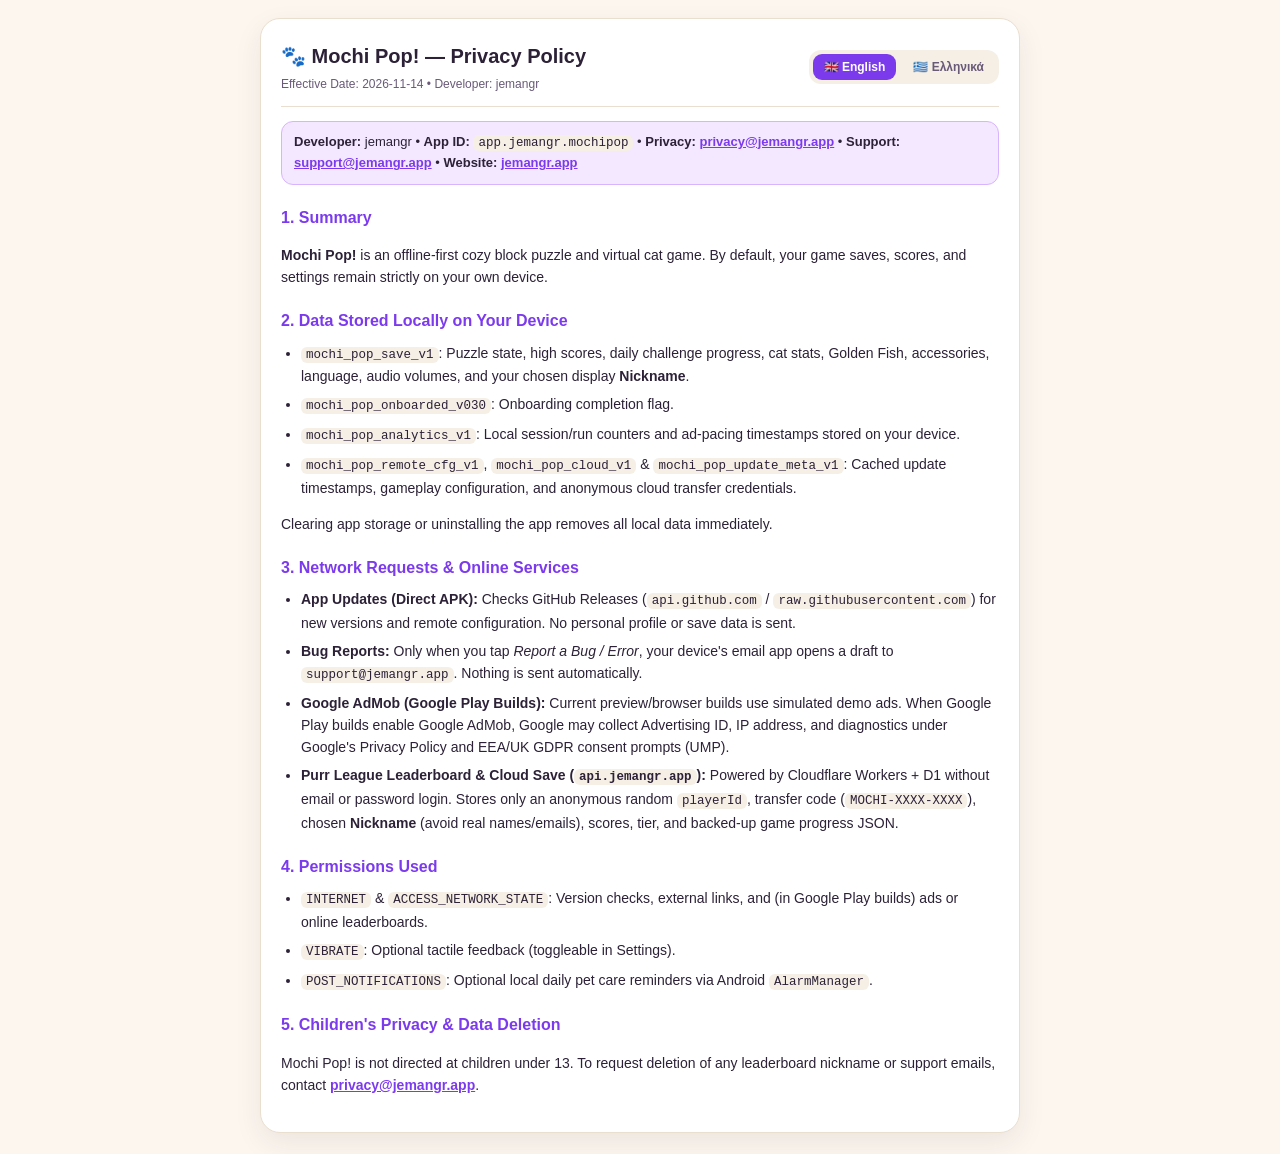
<file: privacy.html>
<!DOCTYPE html>
<html lang="en">
<head>
  <meta charset="UTF-8" />
  <meta name="viewport" content="width=device-width, initial-scale=1.0" />
  <title>Privacy Policy — Mochi Pop!</title>
  <style>
    :root {
      --bg: #fdf6ef;
      --card: #ffffff;
      --ink: #2c2137;
      --muted: #695a78;
      --accent: #7c3aed;
      --accent-soft: #f3e8ff;
      --border: #eadfce;
    }
    * { box-sizing: border-box; }
    body {
      margin: 0;
      padding: 18px 14px 40px;
      font-family: -apple-system, BlinkMacSystemFont, "Segoe UI", Roboto, sans-serif;
      background: var(--bg);
      color: var(--ink);
      line-height: 1.58;
    }
    .wrap {
      max-width: 760px;
      margin: 0 auto;
      background: var(--card);
      border: 1.5px solid var(--border);
      border-radius: 20px;
      padding: 22px 20px;
      box-shadow: 0 10px 28px rgba(44, 33, 55, 0.08);
    }
    .topbar {
      display: flex;
      flex-wrap: wrap;
      align-items: center;
      justify-content: space-between;
      gap: 10px;
      margin-bottom: 14px;
      padding-bottom: 12px;
      border-bottom: 1.5px solid var(--border);
    }
    .brand {
      display: flex;
      flex-direction: column;
      gap: 2px;
    }
    .brand h1 {
      margin: 0;
      font-size: 20px;
      color: var(--ink);
    }
    .brand small {
      color: var(--muted);
      font-size: 12px;
    }
    .lang-switch {
      display: inline-flex;
      gap: 6px;
      background: #f5efe6;
      padding: 4px;
      border-radius: 12px;
    }
    .lang-btn {
      border: none;
      background: transparent;
      color: var(--muted);
      font-weight: 700;
      font-size: 12px;
      padding: 6px 11px;
      border-radius: 9px;
      cursor: pointer;
    }
    .lang-btn.active {
      background: var(--accent);
      color: #ffffff;
    }
    h2 {
      margin: 20px 0 8px;
      font-size: 16px;
      color: var(--accent);
    }
    p, li {
      font-size: 14px;
      color: var(--ink);
    }
    ul {
      margin: 6px 0 12px;
      padding-left: 20px;
    }
    li { margin-bottom: 6px; }
    code {
      background: #f5efe6;
      padding: 1px 5px;
      border-radius: 6px;
      font-size: 12.5px;
    }
    .meta-box {
      background: var(--accent-soft);
      border: 1px solid #d8b4fe;
      border-radius: 12px;
      padding: 10px 12px;
      font-size: 13px;
      margin-bottom: 14px;
    }
    .hidden { display: none; }
    a { color: var(--accent); font-weight: 600; }
  </style>
</head>
<body>
  <div class="wrap">
    <div class="topbar">
      <div class="brand">
        <h1>🐾 Mochi Pop! — Privacy Policy</h1>
        <small>Effective Date: 2026-11-14 • Developer: jemangr</small>
      </div>
      <div class="lang-switch" role="tablist" aria-label="Language">
        <button type="button" class="lang-btn active" data-lang="en">🇬🇧 English</button>
        <button type="button" class="lang-btn" data-lang="el">🇬🇷 Ελληνικά</button>
      </div>
    </div>

    <div id="contentEn">
      <div class="meta-box">
        <strong>Developer:</strong> jemangr &bull;
        <strong>App ID:</strong> <code>app.jemangr.mochipop</code> &bull;
        <strong>Privacy:</strong> <a href="mailto:privacy@jemangr.app">privacy@jemangr.app</a> &bull;
        <strong>Support:</strong> <a href="mailto:support@jemangr.app">support@jemangr.app</a> &bull;
        <strong>Website:</strong> <a href="https://jemangr.app" target="_blank" rel="noopener noreferrer">jemangr.app</a>
      </div>

      <h2>1. Summary</h2>
      <p><strong>Mochi Pop!</strong> is an offline-first cozy block puzzle and virtual cat game. By default, your game saves, scores, and settings remain strictly on your own device.</p>

      <h2>2. Data Stored Locally on Your Device</h2>
      <ul>
        <li><code>mochi_pop_save_v1</code>: Puzzle state, high scores, daily challenge progress, cat stats, Golden Fish, accessories, language, audio volumes, and your chosen display <strong>Nickname</strong>.</li>
        <li><code>mochi_pop_onboarded_v030</code>: Onboarding completion flag.</li>
        <li><code>mochi_pop_analytics_v1</code>: Local session/run counters and ad-pacing timestamps stored on your device.</li>
        <li><code>mochi_pop_remote_cfg_v1</code>, <code>mochi_pop_cloud_v1</code> &amp; <code>mochi_pop_update_meta_v1</code>: Cached update timestamps, gameplay configuration, and anonymous cloud transfer credentials.</li>
      </ul>
      <p>Clearing app storage or uninstalling the app removes all local data immediately.</p>

      <h2>3. Network Requests &amp; Online Services</h2>
      <ul>
        <li><strong>App Updates (Direct APK):</strong> Checks GitHub Releases (<code>api.github.com</code> / <code>raw.githubusercontent.com</code>) for new versions and remote configuration. No personal profile or save data is sent.</li>
        <li><strong>Bug Reports:</strong> Only when you tap <em>Report a Bug / Error</em>, your device's email app opens a draft to <code>support@jemangr.app</code>. Nothing is sent automatically.</li>
        <li><strong>Google AdMob (Google Play Builds):</strong> Current preview/browser builds use simulated demo ads. When Google Play builds enable Google AdMob, Google may collect Advertising ID, IP address, and diagnostics under Google's Privacy Policy and EEA/UK GDPR consent prompts (UMP).</li>
        <li><strong>Purr League Leaderboard &amp; Cloud Save (<code>api.jemangr.app</code>):</strong> Powered by Cloudflare Workers + D1 without email or password login. Stores only an anonymous random <code>playerId</code>, transfer code (<code>MOCHI-XXXX-XXXX</code>), chosen <strong>Nickname</strong> (avoid real names/emails), scores, tier, and backed-up game progress JSON.</li>
      </ul>

      <h2>4. Permissions Used</h2>
      <ul>
        <li><code>INTERNET</code> &amp; <code>ACCESS_NETWORK_STATE</code>: Version checks, external links, and (in Google Play builds) ads or online leaderboards.</li>
        <li><code>VIBRATE</code>: Optional tactile feedback (toggleable in Settings).</li>
        <li><code>POST_NOTIFICATIONS</code>: Optional local daily pet care reminders via Android <code>AlarmManager</code>.</li>
      </ul>

      <h2>5. Children's Privacy &amp; Data Deletion</h2>
      <p>Mochi Pop! is not directed at children under 13. To request deletion of any leaderboard nickname or support emails, contact <a href="mailto:privacy@jemangr.app">privacy@jemangr.app</a>.</p>
    </div>

    <div id="contentEl" class="hidden">
      <div class="meta-box">
        <strong>Δημιουργός:</strong> jemangr &bull;
        <strong>App ID:</strong> <code>app.jemangr.mochipop</code> &bull;
        <strong>Απόρρητο:</strong> <a href="mailto:privacy@jemangr.app">privacy@jemangr.app</a> &bull;
        <strong>Υποστήριξη:</strong> <a href="mailto:support@jemangr.app">support@jemangr.app</a> &bull;
        <strong>Ιστοσελίδα:</strong> <a href="https://jemangr.app" target="_blank" rel="noopener noreferrer">jemangr.app</a>
      </div>

      <h2>1. Σύνοψη</h2>
      <p>Το <strong>Mochi Pop!</strong> είναι ένα offline-first cozy puzzle παιχνίδι με εικονικό γατάκι. Από προεπιλογή, η πρόοδος, τα σκορ και οι ρυθμίσεις σου αποθηκεύονται <strong>αποκλειστικά στη συσκευή σου</strong>.</p>

      <h2>2. Τοπικά Δεδομένα στη Συσκευή</h2>
      <ul>
        <li><code>mochi_pop_save_v1</code>: Κατάσταση πίστας, σκορ &amp; ρεκόρ, ημερήσια πρόκληση, ενέργεια/διάθεση γάτας, χρυσά ψάρια, αξεσουάρ, γλώσσα, εντάσεις ήχου και το <strong>Nickname</strong> σου.</li>
        <li><code>mochi_pop_onboarded_v030</code>: Ένδειξη ολοκλήρωσης οδηγού εκκίνησης.</li>
        <li><code>mochi_pop_analytics_v1</code>: Τοπικοί μετρητές παρτίδων &amp; χρονομέτρηση διαφημίσεων.</li>
        <li><code>mochi_pop_remote_cfg_v1</code>, <code>mochi_pop_cloud_v1</code> &amp; <code>mochi_pop_update_meta_v1</code>: Προσωρινή μνήμη ελέγχου εκδόσεων, ρυθμίσεων και ανώνυμου κωδικού μεταφοράς Cloud Save.</li>
      </ul>
      <p>Μπορείς να διαγράψεις όλα τα τοπικά δεδομένα ανά πάσα στιγμή από τις ρυθμίσεις του Android (Εκκαθάριση αποθηκευτικού χώρου) ή απεγκαθιστώντας την εφαρμογή.</p>

      <h2>3. Δικτυακές Συνδέσεις &amp; Online Υπηρεσίες</h2>
      <ul>
        <li><strong>Έλεγχος Ενημερώσεων (APK έκδοση):</strong> Γίνεται έλεγχος στο GitHub Releases (<code>api.github.com</code> / <code>raw.githubusercontent.com</code>) χωρίς αποστολή προσωπικών δεδομένων ή save.</li>
        <li><strong>Αναφορά Σφάλματος:</strong> Μόνο αν πατήσεις <em>Αναφορά Προβλήματος</em> ανοίγει η εφαρμογή email σου προς <code>support@jemangr.app</code>. Τίποτα δεν στέλνεται αυτόματα.</li>
        <li><strong>Google AdMob (έκδοση Google Play):</strong> Στη δοκιμαστική/browser έκδοση οι διαφημίσεις είναι προσομοιωμένες. Όταν ενεργοποιηθεί το AdMob στην έκδοση Google Play, η Google ενδέχεται να επεξεργάζεται Advertising ID και IP σύμφωνα με την Πολιτική της Google και το αναδυόμενο παράθυρο συγκατάθεσης GDPR (UMP).</li>
        <li><strong>Κατάταξη Purr League &amp; Cloud Save (<code>api.jemangr.app</code>):</strong> Λειτουργεί σε Cloudflare Workers + D1 χωρίς email ή κωδικό. Αποθηκεύει μόνο ένα τυχαίο ανώνυμο <code>playerId</code>, τον κωδικό μεταφοράς (<code>MOCHI-XXXX-XXXX</code>), το <strong>Nickname</strong> σου (μη βάζεις πραγματικό ονοματεπώνυμο ή email), τα σκορ, την κατηγορία και το backup προόδου.</li>
      </ul>

      <h2>4. Δικαιώματα Android</h2>
      <ul>
        <li><code>INTERNET</code> &amp; <code>ACCESS_NETWORK_STATE</code>: Έλεγχος ενημερώσεων, εξωτερικοί σύνδεσμοι και (στο Google Play) διαφημίσεις / online high scores.</li>
        <li><code>VIBRATE</code>: Προαιρετική δόνηση αφής (απενεργοποιείται στις Ρυθμίσεις).</li>
        <li><code>POST_NOTIFICATIONS</code>: Προαιρετικές τοπικές υπενθυμίσεις φροντίδας μέσω Android <code>AlarmManager</code>.</li>
      </ul>

      <h2>5. Προστασία Παιδιών &amp; Διαγραφή Δεδομένων</h2>
      <p>Η εφαρμογή δεν απευθύνεται σε παιδιά κάτω των 13 ετών. Για αίτημα διαγραφής nickname κατάταξης ή email επικοινωνίας, στείλε μήνυμα στο <a href="mailto:privacy@jemangr.app">privacy@jemangr.app</a>.</p>
    </div>
  </div>

  <script>
    (function () {
      const params = new URLSearchParams(window.location.search);
      const initialLang = params.get("lang") === "el" ? "el" : "en";
      const contentEn = document.getElementById("contentEn");
      const contentEl = document.getElementById("contentEl");
      const btns = document.querySelectorAll(".lang-btn");

      function setLang(lang) {
        const isEl = lang === "el";
        contentEn.classList.toggle("hidden", isEl);
        contentEl.classList.toggle("hidden", !isEl);
        btns.forEach((b) => b.classList.toggle("active", b.dataset.lang === lang));
      }

      btns.forEach((b) => {
        b.addEventListener("click", () => setLang(b.dataset.lang));
      });
      setLang(initialLang);
    })();
  </script>
</body>
</html>
</file>
<file: styles.css>
:root {
  --bg-desk: #1e1b2e;
  --shell-bg: #fff8f0;
  --room-top: #ffe9d6;
  --room-bottom: #ffdcc2;
  --board-bg: #3b3048;
  --cell-empty: #4d3f5e;
  --accent-pink: #ff6b8b;
  --accent-orange: #ff9f43;
  --accent-teal: #2ec4b6;
  --text-dark: #2f263b;
  --text-muted: #7b6d8d;
  --shadow-soft: 0 12px 32px rgba(24, 16, 40, 0.28);
}

* {
  box-sizing: border-box;
  margin: 0;
  padding: 0;
  -webkit-tap-highlight-color: transparent;
  user-select: none;
}

html, body {
  width: 100%;
  height: 100%;
  overflow: hidden;
  font-family: "Segoe UI", system-ui, -apple-system, Roboto, sans-serif;
  background: radial-gradient(circle at top, #2d2645, var(--bg-desk));
  color: var(--text-dark);
}

body {
  display: flex;
  flex-direction: column;
  align-items: center;
  justify-content: center;
  gap: 8px;
  padding: max(8px, env(safe-area-inset-top)) max(8px, env(safe-area-inset-right)) max(8px, env(safe-area-inset-bottom)) max(8px, env(safe-area-inset-left));
}

/* Desktop playtest bar */
.demo-bar {
  display: flex;
  flex-wrap: wrap;
  align-items: center;
  justify-content: center;
  gap: 6px;
  background: rgba(255, 255, 255, 0.08);
  backdrop-filter: blur(8px);
  padding: 6px 10px;
  border-radius: 999px;
  border: 1px solid rgba(255, 255, 255, 0.14);
}

.demo-label {
  font-size: 11px;
  font-weight: 600;
  color: #dcd3f0;
  margin-right: 4px;
}

.demo-btn {
  border: none;
  background: rgba(255, 255, 255, 0.14);
  color: #fff;
  font-size: 11px;
  font-weight: 600;
  padding: 4px 9px;
  border-radius: 999px;
  cursor: pointer;
  transition: transform 0.1s, background 0.15s;
}

.demo-btn:hover {
  background: rgba(255, 255, 255, 0.25);
}

.demo-btn:active {
  transform: scale(0.95);
}

.demo-btn.danger {
  background: rgba(255, 92, 117, 0.32);
}

body.prod-mode .demo-bar {
  display: none !important;
}

/* Phone Shell */
.phone-shell {
  position: relative;
  width: min(410px, 100vw - 16px);
  height: min(820px, calc(100vh - 54px));
  background: var(--shell-bg);
  border-radius: 28px;
  box-shadow: var(--shadow-soft), 0 0 0 6px #332a47;
  display: flex;
  flex-direction: column;
  overflow: hidden;
  touch-action: none;
}

@media (max-width: 540px) {
  body {
    padding: 0;
    gap: 0;
  }
  .demo-bar {
    position: fixed;
    top: 4px;
    left: 50%;
    transform: translateX(-50%);
    z-index: 60;
    width: calc(100vw - 12px);
    padding: 4px 8px;
    background: rgba(31, 24, 52, 0.9);
    border-color: rgba(255, 255, 255, 0.18);
    box-shadow: 0 4px 12px rgba(15, 10, 28, 0.28);
    opacity: 0.96;
    flex-wrap: nowrap;
    justify-content: flex-start;
    overflow-x: auto;
    scrollbar-width: none;
    white-space: nowrap;
  }
  .demo-bar .demo-btn,
  .demo-bar .demo-label {
    flex-shrink: 0;
  }
  .phone-shell {
    width: 100vw;
    height: 100dvh;
    border-radius: 0;
    box-shadow: none;
    padding-top: 36px;
  }
  body.prod-mode .phone-shell {
    padding-top: 0;
  }
}

/* Top HUD */
.top-hud {
  display: flex;
  align-items: center;
  justify-content: space-between;
  gap: 5px;
  width: 100%;
  box-sizing: border-box;
  padding: 8px 10px 6px;
  background: var(--room-top);
  z-index: 4;
  transition: background 0.45s ease;
  min-width: 0;
}

.top-hud.is-night {
  background: #231e38;
}

.top-hud.is-night .stat-pill,
.top-hud.is-night .icon-btn {
  background: rgba(255, 255, 255, 0.9);
}

.score-group {
  display: flex;
  gap: 4px;
  flex: 1 1 0;
  min-width: 0;
}

.stat-pill {
  background: linear-gradient(180deg, rgba(255, 255, 255, 0.96) 0%, rgba(252, 243, 234, 0.88) 100%);
  border: 1px solid rgba(255, 255, 255, 0.9);
  border-radius: 10px;
  padding: 3px 6px;
  display: flex;
  flex-direction: column;
  align-items: flex-start;
  min-width: 0;
  flex: 0 1 auto;
  box-shadow: 0 2px 6px rgba(80, 45, 20, 0.1), inset 0 1px 0 rgba(255, 255, 255, 0.9);
}

.streak-pill {
  min-width: 40px;
  position: relative;
  border: 1.5px solid #ffd8a8;
  cursor: pointer;
  font-family: inherit;
  transition: transform 0.1s ease, background 0.15s ease;
}

.streak-pill:hover {
  background: #fff9f2;
}

.streak-pill:active {
  transform: scale(0.95);
}

.daily-badge-dot {
  position: absolute;
  top: -3px;
  right: -3px;
  width: 9px;
  height: 9px;
  border-radius: 50%;
  background: #ff477e;
  border: 1.5px solid #fff;
  box-shadow: 0 0 6px rgba(255, 71, 126, 0.7);
}

.stat-label {
  font-size: 8px;
  font-weight: 800;
  letter-spacing: 0.4px;
  color: var(--text-muted);
}

.stat-value {
  font-size: 14px;
  font-weight: 800;
  color: var(--text-dark);
  line-height: 1.1;
  font-variant-numeric: tabular-nums;
  white-space: nowrap;
}

.hud-actions {
  display: flex;
  align-items: center;
  gap: 4px;
  flex-shrink: 0;
}

.treat-pill {
  display: flex;
  align-items: center;
  gap: 4px;
  background: #fff;
  border: 2px solid #ffb347;
  border-radius: 999px;
  padding: 4px 8px;
  font-weight: 800;
  font-size: 13px;
  color: #c96a00;
  cursor: pointer;
  box-shadow: 0 3px 0 #f29d35;
  transition: transform 0.1s;
  white-space: nowrap;
}

.treat-pill:active {
  transform: translateY(2px);
  box-shadow: 0 1px 0 #f29d35;
}

.treat-pill.pulse {
  animation: pulseBtn 0.9s infinite alternate;
}

@keyframes pulseBtn {
  from { transform: scale(1); }
  to { transform: scale(1.07); }
}

.feed-hint {
  font-size: 8px;
  background: #ff9f43;
  color: #fff;
  padding: 1.5px 4px;
  border-radius: 999px;
  letter-spacing: 0.3px;
}

.icon-btn {
  position: relative;
  width: 29px;
  height: 29px;
  border-radius: 9px;
  border: 1px solid rgba(255, 255, 255, 0.85);
  background: linear-gradient(180deg, rgba(255, 255, 255, 0.95), rgba(247, 236, 226, 0.88));
  font-size: 14px;
  cursor: pointer;
  display: grid;
  place-items: center;
  flex-shrink: 0;
  box-shadow: 0 2px 5px rgba(80, 45, 20, 0.11), inset 0 1px 0 rgba(255, 255, 255, 0.9);
}

@media (max-width: 380px) {
  .top-hud {
    padding: 7px 6px 5px;
    gap: 4px;
  }
  .stat-pill {
    padding: 3px 5px;
    min-width: 36px;
  }
  .stat-value {
    font-size: 12px;
  }
  .treat-pill {
    padding: 3px 6px;
    font-size: 12px;
    gap: 3px;
  }
  .icon-btn {
    width: 26px;
    height: 26px;
    font-size: 13px;
  }
}

.icon-btn.is-muted {
  opacity: 0.68;
}

.icon-btn:active {
  transform: scale(0.92);
}

/* Upper Pet Stage */
.pet-stage {
  position: relative;
  flex: 0 0 32%;
  min-height: 186px;
  background:
    repeating-linear-gradient(
      90deg,
      rgba(160, 100, 56, 0.055) 0px,
      rgba(160, 100, 56, 0.055) 2px,
      transparent 2px,
      transparent 54px
    ) 0 100% / 100% 26% no-repeat,
    linear-gradient(180deg, transparent calc(74% - 6px), rgba(255, 248, 240, 0.68) calc(74% - 6px), rgba(242, 205, 174, 0.92) 74%, rgba(185, 120, 74, 0.28) 74.8%, transparent 75.6%),
    linear-gradient(180deg, var(--room-top) 0%, var(--room-bottom) 74%, #f4c69e 74%, #e5b288 100%);
  overflow: hidden;
  display: flex;
  align-items: center;
  justify-content: center;
  border-bottom: 3px solid #e6b28a;
  transition: background 0.45s ease, border-color 0.45s ease;
}

.pet-stage.is-night {
  background:
    repeating-linear-gradient(
      90deg,
      rgba(20, 12, 10, 0.16) 0px,
      rgba(20, 12, 10, 0.16) 2px,
      transparent 2px,
      transparent 54px
    ) 0 100% / 100% 26% no-repeat,
    linear-gradient(180deg, transparent calc(74% - 6px), rgba(102, 86, 122, 0.55) calc(74% - 6px), rgba(74, 58, 92, 0.85) 74%, rgba(20, 12, 22, 0.45) 74.8%, transparent 75.6%),
    linear-gradient(180deg, #211c36 0%, #342b4f 74%, #5e443a 74%, #483229 100%);
  border-bottom-color: #3d2a23;
}

.room-window {
  position: absolute;
  top: 10px;
  right: 12px;
  width: 72px;
  height: 56px;
  background: linear-gradient(180deg, #88d8ff 0%, #ddf4ff 100%);
  border: 4px solid #fffaf4;
  border-radius: 12px;
  box-shadow: inset 0 0 10px rgba(45, 110, 175, 0.16), 0 4px 10px rgba(40, 20, 10, 0.12);
  pointer-events: auto;
  cursor: pointer;
  overflow: hidden;
  z-index: 3;
  transition: background 0.45s ease, border-color 0.45s ease, transform 0.14s ease;
}
.room-window:active {
  transform: scale(0.96);
}

.pet-stage.is-night .room-window {
  background: linear-gradient(180deg, #0d122e 0%, #222959 100%);
  border-color: #7c719c;
  box-shadow: inset 0 0 14px rgba(10, 14, 40, 0.65), 0 4px 10px rgba(0, 0, 0, 0.25);
}

.window-celestial {
  position: absolute;
  top: 4px;
  left: 6px;
  font-size: 15px;
  line-height: 1;
  z-index: 2;
}

.window-clouds,
.window-stars {
  position: absolute;
  inset: 0;
  pointer-events: none;
  z-index: 1;
}

.window-clouds span {
  position: absolute;
  font-size: 12px;
  opacity: 0.85;
  animation: driftCloud 8s linear infinite;
}

.window-clouds span:nth-child(1) {
  top: 20px;
  left: 6px;
}

.window-clouds span:nth-child(2) {
  top: 8px;
  left: 34px;
  font-size: 10px;
  animation-duration: 11s;
}

.window-stars {
  opacity: 0;
  color: #fff6b3;
  font-size: 10px;
}

.window-stars span {
  position: absolute;
  animation: twinkleStar 2.2s ease-in-out infinite alternate;
}

.window-stars span:nth-child(1) { top: 8px; right: 10px; }
.window-stars span:nth-child(2) { top: 24px; left: 10px; animation-delay: 0.5s; }
.window-stars span:nth-child(3) { top: 30px; right: 14px; animation-delay: 1.0s; }
.window-stars span:nth-child(4) { top: 14px; left: 28px; animation-delay: 1.4s; }

.pet-stage.is-night .window-clouds {
  opacity: 0;
}

.pet-stage.is-night .window-stars {
  opacity: 1;
}

@keyframes driftCloud {
  0%, 100% { transform: translateX(-2px); }
  50% { transform: translateX(6px); }
}

@keyframes twinkleStar {
  from { opacity: 0.35; transform: scale(0.85); }
  to { opacity: 1; transform: scale(1.15); }
}

.wall-frame {
  position: absolute;
  top: 10px;
  left: 112px;
  right: auto;
  width: 30px;
  height: 28px;
  background: #fff9f1;
  border: 3px solid #d49b6a;
  border-radius: 6px;
  box-shadow: 0 3px 6px rgba(70, 35, 15, 0.16), inset 0 1px 2px rgba(120, 75, 40, 0.15);
  display: grid;
  place-items: center;
  font-size: 13px;
  pointer-events: none;
  z-index: 1;
}

.pet-stage.is-night .wall-frame {
  background: #4e4466;
  border-color: #7c688a;
}

.room-window::before {
  content: "";
  position: absolute;
  left: 0;
  right: 0;
  top: 50%;
  height: 2.5px;
  background: rgba(255, 250, 244, 0.85);
  transform: translateY(-50%);
  z-index: 3;
}

.room-window::after {
  content: "";
  position: absolute;
  left: 50%;
  top: 0;
  bottom: 0;
  width: 2.5px;
  background: rgba(255, 250, 244, 0.85);
  transform: translateX(-50%);
  z-index: 3;
}

.pet-stage.is-night .room-window::before,
.pet-stage.is-night .room-window::after {
  background: rgba(124, 113, 156, 0.85);
}

/* Daytime sunlight streaming from window (hidden at night) */
.sunbeam {
  position: absolute;
  top: 12px;
  right: 18px;
  width: 210px;
  height: 170px;
  background: linear-gradient(135deg, rgba(255, 250, 210, 0.52) 0%, rgba(255, 250, 210, 0.14) 55%, rgba(255, 250, 210, 0) 100%);
  clip-path: polygon(68% 0%, 100% 0%, 46% 100%, 0% 100%);
  pointer-events: none;
  z-index: 1;
  transition: opacity 0.45s ease;
}

.pet-stage.is-night .sunbeam {
  opacity: 0;
}

/* Overhead Hanging Lamp (lights up only at night!) */
.hanging-lamp {
  position: absolute;
  top: 0;
  left: 58%;
  transform: translateX(-50%);
  display: flex;
  flex-direction: column;
  align-items: center;
  pointer-events: auto;
  cursor: pointer;
  z-index: 3;
}
.hanging-lamp .lamp-cone {
  pointer-events: none;
}

.lamp-cord {
  width: 2.5px;
  height: 11px;
  background: #6f5d78;
}

.lamp-shade {
  width: 34px;
  height: 14px;
  background: linear-gradient(180deg, #f3a683, #d97a54);
  border-radius: 16px 16px 4px 4px;
  box-shadow: 0 2px 4px rgba(0, 0, 0, 0.16);
}

.lamp-bulb {
  width: 11px;
  height: 7px;
  background: #cfc6c0;
  border-radius: 0 0 8px 8px;
  transition: background 0.35s ease, box-shadow 0.35s ease;
}

.lamp-cone {
  position: absolute;
  top: 24px;
  width: 210px;
  height: 150px;
  background: radial-gradient(ellipse at top, rgba(255, 224, 130, 0.46) 0%, rgba(255, 210, 110, 0.16) 52%, rgba(255, 210, 110, 0) 80%);
  clip-path: polygon(43% 0%, 57% 0%, 100% 100%, 0% 100%);
  opacity: 0;
  transition: opacity 0.45s ease;
}

.pet-stage.is-night .lamp-bulb {
  background: #ffe885;
  box-shadow: 0 0 14px 5px rgba(255, 225, 115, 0.85);
}

.pet-stage.is-night .lamp-cone {
  opacity: 1;
}

.room-rug {
  position: absolute;
  bottom: 6px;
  left: 58%;
  transform: translateX(-50%);
  width: 164px;
  height: 34px;
  background: radial-gradient(ellipse at center, #ffc5d1 0%, #ffa8ba 62%, #f28ba2 100%);
  border-radius: 50%;
  border: 3px solid #fff3f6;
  box-shadow: inset 0 0 0 3px rgba(255, 255, 255, 0.42), 0 4px 10px rgba(70, 32, 16, 0.22);
  pointer-events: none;
  transition: background 0.3s ease, border-color 0.3s ease, box-shadow 0.3s ease;
}

.room-rug.decor-star {
  background: radial-gradient(ellipse at center, #ace2ff 0%, #6bb7f5 100%);
  border-color: #ffe885;
  box-shadow: inset 0 0 0 3px rgba(255, 240, 150, 0.55), 0 4px 10px rgba(30, 50, 90, 0.24);
}

.room-rug.decor-box {
  background: radial-gradient(ellipse at center, #edd6bc 0%, #dfc09d 100%);
  border-color: #fff6eb;
  box-shadow: inset 0 0 0 3px rgba(255, 255, 255, 0.35), 0 4px 10px rgba(70, 35, 15, 0.2);
}

.pet-stage.is-night .room-rug {
  filter: brightness(0.84) saturate(0.95);
}

.pet-meters {
  position: absolute;
  top: 6px;
  left: 8px;
  display: flex;
  flex-direction: column;
  gap: 3px;
  z-index: 3;
  pointer-events: none;
}

.meter-row {
  display: flex;
  align-items: center;
  gap: 4px;
  background: rgba(255, 255, 255, 0.78);
  padding: 2px 6px;
  border-radius: 999px;
}

.meter-icon {
  font-size: 11px;
}

.meter-track {
  width: 50px;
  height: 6px;
  background: #e9dfd5;
  border-radius: 999px;
  overflow: hidden;
}

.meter-fill {
  height: 100%;
  width: 100%;
  border-radius: 999px;
  box-shadow: inset 0 2px 2px rgba(255, 255, 255, 0.45);
  transition: width 0.35s ease, background-color 0.35s ease;
}

.hunger-fill {
  background: linear-gradient(90deg, #ff9f43, #ffbe76);
}

.mood-fill {
  background: linear-gradient(90deg, #ff5e84, #ff8fa8);
}

.meter-pct {
  font-size: 9.5px;
  font-weight: 800;
  color: var(--text-dark);
  min-width: 25px;
  text-align: right;
}

.pet-left-controls {
  position: absolute;
  top: 52px;
  left: 8px;
  z-index: 4;
  display: flex;
  flex-direction: column;
  align-items: flex-start;
  gap: 3px;
  max-width: 138px;
}

.energy-mult-pill {
  border: 1.5px solid #ffd166;
  background: rgba(255, 250, 232, 0.92);
  color: #b45309;
  font-size: 9px;
  font-weight: 900;
  padding: 2.5px 6px;
  border-radius: 999px;
  cursor: pointer;
  white-space: nowrap;
  box-shadow: 0 2px 6px rgba(80, 45, 20, 0.1);
}

.energy-mult-pill.mult-max {
  background: linear-gradient(135deg, #fff5cc, #ffe08a);
  border-color: #f59e0b;
  color: #92400e;
}

.energy-mult-pill.mult-low {
  background: #ffeef2;
  border-color: #ff758f;
  color: #be123c;
}

.play-toy-btn {
  border: 1.5px solid #9ad9ff;
  background: rgba(255, 255, 255, 0.92);
  color: #0369a1;
  font-size: 9.5px;
  font-weight: 800;
  padding: 2.5px 7px;
  border-radius: 999px;
  cursor: pointer;
  white-space: nowrap;
  box-shadow: 0 2px 6px rgba(40, 80, 120, 0.12);
}

.play-toy-btn:active,
.energy-mult-pill:active {
  transform: scale(0.95);
}

#petCanvas {
  position: relative;
  width: 100%;
  height: 100%;
  z-index: 2;
  cursor: pointer;
}

.pet-bubble {
  position: absolute;
  top: 8px;
  right: 92px;
  max-width: 162px;
  background: linear-gradient(180deg, #ffffff 0%, #fffaf5 100%);
  border: 1.5px solid rgba(255, 218, 190, 0.9);
  color: var(--text-dark);
  padding: 5px 10px;
  border-radius: 14px;
  font-size: 11px;
  font-weight: 800;
  line-height: 1.25;
  text-align: center;
  box-shadow: 0 5px 14px rgba(45, 22, 12, 0.16);
  z-index: 5;
  pointer-events: none;
  white-space: normal;
  word-break: break-word;
  animation: floatBubble 2.2s ease-in-out infinite;
}

.pet-bubble::after {
  content: "";
  position: absolute;
  bottom: -5px;
  left: 52%;
  width: 10px;
  height: 10px;
  background: #fffaf5;
  border-right: 1.5px solid rgba(255, 218, 190, 0.9);
  border-bottom: 1.5px solid rgba(255, 218, 190, 0.9);
  transform: translateX(-50%) rotate(45deg);
}

@keyframes floatBubble {
  0%, 100% { margin-top: 0; }
  50% { margin-top: -4px; }
}

.snack-ad-btn {
  position: absolute;
  bottom: 10px;
  right: 12px;
  z-index: 4;
  background: linear-gradient(135deg, #ff9f43, #ff6b6b);
  color: #fff;
  border: none;
  border-radius: 999px;
  padding: 6px 11px;
  font-size: 11px;
  font-weight: 800;
  cursor: pointer;
  box-shadow: 0 4px 10px rgba(255, 107, 107, 0.35);
}

.fainted-revive-btn {
  position: absolute;
  bottom: 10px;
  left: 50%;
  transform: translateX(-50%);
  z-index: 5;
  background: linear-gradient(135deg, #845ec2, #ff477e);
  color: #fff;
  border: 2px solid rgba(255, 255, 255, 0.85);
  border-radius: 999px;
  padding: 7px 14px;
  font-size: 12px;
  font-weight: 900;
  cursor: pointer;
  white-space: nowrap;
  box-shadow: 0 6px 16px rgba(132, 94, 194, 0.45);
  animation: revivePulse 1.5s ease-in-out infinite;
}

@keyframes revivePulse {
  0%, 100% { transform: translateX(-50%) scale(1); }
  50% { transform: translateX(-50%) scale(1.06); }
}

.combo-toast {
  position: absolute;
  bottom: 10px;
  left: 12px;
  z-index: 5;
  background: #ff477e;
  color: #fff;
  font-size: 13px;
  font-weight: 900;
  padding: 4px 10px;
  border-radius: 999px;
  box-shadow: 0 4px 12px rgba(255, 71, 126, 0.4);
  pointer-events: none;
}

/* Lower Puzzle Area */
.puzzle-area {
  flex: 1 1 auto;
  display: flex;
  flex-direction: column;
  align-items: center;
  justify-content: space-between;
  padding: 6px 14px 10px;
  background: var(--shell-bg);
  min-height: 0;
}

.challenge-strip {
  width: 100%;
  display: flex;
  align-items: center;
  justify-content: space-between;
  gap: 5px;
  margin-bottom: 6px;
  flex-shrink: 0;
}

.craving-pill {
  flex: 1;
  min-width: 0;
  display: flex;
  align-items: center;
  gap: 5px;
  background: #fff;
  border: 1.5px solid #eadad0;
  border-radius: 999px;
  padding: 4px 8px;
  font-size: 10.5px;
  font-weight: 800;
  color: var(--text-dark);
  box-shadow: 0 2px 5px rgba(80, 45, 20, 0.06);
  white-space: nowrap;
  overflow: hidden;
  text-overflow: ellipsis;
}

.craving-pill.completed {
  background: #e9fff4;
  border-color: #2ec4b6;
  color: #12786e;
}

.zen-pill {
  border: none;
  border-radius: 999px;
  padding: 4px 7px;
  font-size: 10.5px;
  font-weight: 800;
  background: #e6f7f1;
  color: #166558;
  cursor: pointer;
  white-space: nowrap;
  flex-shrink: 0;
  transition: transform 0.1s, background 0.2s, color 0.2s;
}

.zen-pill.active {
  background: linear-gradient(135deg, #2ec4b6, #149689);
  color: #fff;
  box-shadow: 0 2px 8px rgba(46, 196, 182, 0.35);
}

.daily-pill,
.blitz-pill {
  border: none;
  border-radius: 999px;
  padding: 4px 8px;
  font-size: 10.5px;
  font-weight: 800;
  background: #ede4f7;
  color: #5b3e82;
  cursor: pointer;
  white-space: nowrap;
  flex-shrink: 0;
  box-shadow: 0 2px 5px rgba(80, 45, 20, 0.08);
}

.blitz-pill {
  background: #fee2e2;
  color: #991b1b;
}

.blitz-pill.active {
  background: linear-gradient(135deg, #ef4444, #f97316);
  color: #fff;
  box-shadow: 0 2px 8px rgba(239, 68, 68, 0.38);
}

.daily-pill.active {
  background: linear-gradient(135deg, #7c5cff, #5f85ff);
  color: #fff;
}

.board-wrapper {
  position: relative;
  flex: 1 1 auto;
  width: 100%;
  display: flex;
  align-items: center;
  justify-content: center;
  min-height: 0;
}

#boardCanvas {
  display: block;
  border-radius: 18px;
  border: 3px solid rgba(255, 245, 232, 0.72);
  box-shadow: 0 10px 24px rgba(36, 22, 56, 0.24), 0 3px 0 #d9c6b8;
  touch-action: none;
}

/* Tray */
.tray-row {
  width: 100%;
  display: flex;
  align-items: center;
  gap: 6px;
  margin-top: 8px;
  height: 86px;
  flex-shrink: 0;
}

.tray-slots {
  flex: 1;
  display: grid;
  grid-template-columns: 0.78fr repeat(3, 1fr);
  gap: 6px;
  height: 100%;
}

.hold-slot {
  background: linear-gradient(180deg, #f3ecfc 0%, #e4d8f5 100%);
  border: 2px dashed #b29ad6;
  border-radius: 14px;
  display: flex;
  align-items: center;
  justify-content: center;
  position: relative;
  cursor: grab;
  box-shadow: inset 0 2px 5px rgba(95, 72, 132, 0.12), 0 2px 6px rgba(60, 38, 95, 0.08);
  transition: transform 0.15s, opacity 0.15s, border-color 0.15s;
}

.hold-slot.empty {
  cursor: default;
  opacity: 0.85;
}

.hold-slot.hold-locked {
  border-style: solid;
  opacity: 0.75;
}

.hold-badge {
  position: absolute;
  top: 3px;
  left: 50%;
  transform: translateX(-50%);
  font-size: 8px;
  font-weight: 900;
  letter-spacing: 0.4px;
  color: #5f4884;
  background: rgba(255, 255, 255, 0.85);
  padding: 1px 5px;
  border-radius: 999px;
  pointer-events: none;
}

.tray-slot {
  background: linear-gradient(180deg, #f8f1ea 0%, #ece0d5 100%);
  border: 2px solid #dfd0c2;
  border-radius: 14px;
  display: flex;
  align-items: center;
  justify-content: center;
  position: relative;
  cursor: grab;
  box-shadow: inset 0 2px 4px rgba(255, 255, 255, 0.75), 0 3px 6px rgba(70, 42, 22, 0.09);
  transition: transform 0.15s, opacity 0.15s;
}

.tray-slot.empty {
  opacity: 0.4;
  cursor: default;
}

.tray-slot.unplayable {
  border-color: rgba(255, 82, 119, 0.45);
  background: #fbe6eb;
}

.slot-canvas {
  width: 100%;
  height: 100%;
  pointer-events: none;
}

.tray-actions {
  width: 96px;
  height: 100%;
  display: grid;
  grid-template-columns: repeat(3, 1fr);
  gap: 4px;
}

.tray-action-btn {
  width: 100%;
  height: 100%;
  border-radius: 11px;
  border: 1px solid rgba(255, 255, 255, 0.28);
  color: #fff;
  display: flex;
  flex-direction: column;
  align-items: center;
  justify-content: center;
  gap: 1px;
  cursor: pointer;
  font-size: 13px;
  font-weight: 800;
  padding: 2px;
  text-shadow: 0 1px 2px rgba(20, 10, 35, 0.3);
}

.tray-action-btn.rotate-btn {
  background: linear-gradient(180deg, #8b74ff, #654ce6);
  box-shadow: 0 3px 0 #4832b5;
}

.tray-action-btn.refresh-btn {
  background: linear-gradient(180deg, #4ecdc4, #2ec4b6);
  box-shadow: 0 3px 0 #1f9a8e;
}

.tray-action-btn.undo-btn {
  background: linear-gradient(180deg, #ffa857, #f5862b);
  box-shadow: 0 3px 0 #c96414;
}

.tray-action-btn:disabled {
  opacity: 0.42;
  cursor: default;
  box-shadow: 0 2px 0 #b8a89a;
}

.tray-action-btn:not(:disabled):active {
  transform: translateY(2px);
  box-shadow: 0 1px 0 rgba(0, 0, 0, 0.25);
}

.ad-tag {
  font-size: 9px;
  background: rgba(0, 0, 0, 0.25);
  padding: 1px 5px;
  border-radius: 999px;
}

/* FX & Drag Canvas Overlay */
#fxCanvas {
  position: absolute;
  inset: 0;
  width: 100%;
  height: 100%;
  pointer-events: none;
  z-index: 15;
}

/* Modals */
.modal-backdrop {
  position: absolute;
  inset: 0;
  background: rgba(28, 20, 42, 0.65);
  backdrop-filter: blur(4px);
  display: flex;
  align-items: center;
  justify-content: center;
  padding: 14px;
  overflow-y: auto;
  z-index: 30;
}

/* Keep the top pet stage crystal clear when Game Over so crying Mochi is clearly visible */
.modal-backdrop.game-over-backdrop {
  background: linear-gradient(
    180deg,
    rgba(28, 20, 42, 0) 0%,
    rgba(28, 20, 42, 0) 32%,
    rgba(28, 20, 42, 0.72) 40%,
    rgba(28, 20, 42, 0.85) 100%
  );
  backdrop-filter: none;
  align-items: flex-end;
  padding: 12px 18px 20px;
}

.modal-backdrop.game-over-backdrop .modal-card {
  padding: 16px 16px;
}

.modal-backdrop.game-over-backdrop .modal-emoji {
  font-size: 38px;
  margin-bottom: 2px;
}

.hidden {
  display: none !important;
}

.modal-card {
  width: 100%;
  max-width: 332px;
  max-height: min(86dvh, 720px);
  overflow-y: auto;
  -webkit-overflow-scrolling: touch;
  margin: auto;
  background: linear-gradient(180deg, #ffffff 0%, #fffaf5 100%);
  border: 2px solid rgba(255, 232, 212, 0.9);
  border-radius: 24px;
  padding: 18px 16px;
  text-align: center;
  box-shadow: 0 20px 44px rgba(18, 12, 32, 0.4), inset 0 1px 0 rgba(255, 255, 255, 0.9);
  animation: popIn 0.22s ease-out;
}

@keyframes popIn {
  from { transform: scale(0.88); opacity: 0; }
  to { transform: scale(1); opacity: 1; }
}

.modal-emoji {
  font-size: 52px;
  margin-bottom: 6px;
}

.modal-card h2 {
  font-size: 20px;
  margin-bottom: 6px;
  color: var(--text-dark);
}

.modal-card p {
  font-size: 13px;
  color: var(--text-muted);
  margin-bottom: 14px;
}

.go-stats {
  display: flex;
  justify-content: center;
  gap: 24px;
  background: #f8f1eb;
  padding: 10px;
  border-radius: 14px;
  margin-bottom: 16px;
}

.go-stats div {
  display: flex;
  flex-direction: column;
  font-size: 11px;
  color: var(--text-muted);
}

.go-stats strong {
  font-size: 20px;
  color: var(--text-dark);
}

.primary-ad-btn {
  width: 100%;
  border: none;
  background: linear-gradient(135deg, #ff6b8b, #ff8e53);
  color: #fff;
  font-size: 14px;
  font-weight: 800;
  padding: 13px 14px;
  border-radius: 14px;
  cursor: pointer;
  display: flex;
  align-items: center;
  justify-content: center;
  gap: 8px;
  box-shadow: 0 5px 0 #d94c6b;
  margin-bottom: 12px;
}

.primary-ad-btn:active {
  transform: translateY(2px);
  box-shadow: 0 3px 0 #d94c6b;
}

.ad-badge {
  background: #fff;
  color: #ff5678;
  font-size: 10px;
  font-weight: 900;
  padding: 2px 6px;
  border-radius: 6px;
}

.secondary-btn {
  width: 100%;
  border: none;
  background: #efe7df;
  color: var(--text-dark);
  font-size: 13px;
  font-weight: 700;
  padding: 10px;
  border-radius: 12px;
  cursor: pointer;
}

.share-btn {
  width: 100%;
  border: 1.5px solid #ffd88a;
  background: #fff7e0;
  color: #8c5200;
  font-size: 13px;
  font-weight: 800;
  padding: 10px;
  border-radius: 12px;
  cursor: pointer;
  margin-bottom: 8px;
}

.share-btn:active {
  transform: scale(0.98);
}

/* Closet Grid */
.closet-tabs {
  display: flex;
  gap: 6px;
  margin-bottom: 10px;
}

.closet-tab {
  flex: 1;
  border: 1.5px solid #eadcd0;
  background: #faf3ec;
  color: var(--text-muted);
  font-size: 11px;
  font-weight: 800;
  padding: 6px 4px;
  border-radius: 999px;
  cursor: pointer;
}

.closet-tab.active {
  background: #ff6b8b;
  border-color: #ff6b8b;
  color: #fff;
}

.closet-grid {
  display: grid;
  grid-template-columns: repeat(2, 1fr);
  gap: 8px;
  margin-bottom: 14px;
  max-height: 295px;
  overflow-y: auto;
  padding-right: 2px;
}

.closet-item .item-sub {
  font-size: 10px;
  color: var(--text-muted);
  line-height: 1.2;
}

.closet-item .item-price.price-ad {
  color: #845ec2;
}

.closet-item .item-price.price-streak {
  color: #e11d48;
}

.closet-section-title {
  grid-column: 1 / -1;
  text-align: left;
  font-size: 11px;
  font-weight: 800;
  text-transform: uppercase;
  letter-spacing: 0.6px;
  color: var(--text-muted);
  margin-top: 4px;
}

.closet-item {
  background: linear-gradient(180deg, #fffaf4 0%, #f7ede3 100%);
  border: 2px solid #e7d9cc;
  border-radius: 14px;
  padding: 10px 8px;
  cursor: pointer;
  display: flex;
  flex-direction: column;
  align-items: center;
  gap: 4px;
  box-shadow: 0 3px 8px rgba(70, 42, 22, 0.08), inset 0 1px 0 rgba(255, 255, 255, 0.85);
  transition: transform 0.12s ease, border-color 0.15s ease, box-shadow 0.15s ease;
}

.closet-item:active {
  transform: scale(0.96);
}

.closet-item.equipped {
  border-color: #ff6b8b;
  background: linear-gradient(180deg, #fff6f9 0%, #ffe9f0 100%);
  box-shadow: 0 4px 12px rgba(255, 107, 139, 0.22), inset 0 1px 0 rgba(255, 255, 255, 0.9);
}

.closet-item .item-icon {
  font-size: 26px;
}

.closet-item .item-name {
  font-size: 12px;
  font-weight: 700;
}

.closet-item .item-price {
  font-size: 11px;
  font-weight: 800;
  color: #d97706;
}

/* Simulated Ad Modal */
.ad-sim-header {
  display: flex;
  justify-content: space-between;
  align-items: center;
  margin-bottom: 14px;
  font-weight: 800;
  font-size: 13px;
}

.ad-pill {
  background: #2f263b;
  color: #fff;
  font-size: 10px;
  padding: 3px 8px;
  border-radius: 999px;
}

.ad-sim-body {
  background: #f5effa;
  border-radius: 16px;
  padding: 20px 14px;
  margin-bottom: 14px;
}

.ad-spinner {
  font-size: 40px;
  margin-bottom: 8px;
  animation: pulseBtn 0.7s infinite alternate;
}

/* Settings & Bug Report */
.settings-list {
  display: flex;
  flex-direction: column;
  gap: 8px;
  margin-bottom: 14px;
  text-align: left;
}

.setting-row {
  display: flex;
  align-items: center;
  justify-content: space-between;
  background: #faf3ec;
  border: 1.5px solid #eadcd0;
  border-radius: 14px;
  padding: 10px 12px;
  cursor: pointer;
}

.setting-info {
  display: flex;
  flex-direction: column;
}

.setting-info strong {
  font-size: 13px;
  color: var(--text-dark);
}

.setting-info small {
  font-size: 11px;
  color: var(--text-muted);
}

.toggle-input {
  width: 20px;
  height: 20px;
  accent-color: #ff6b8b;
  cursor: pointer;
}

.setting-action-row {
  width: 100%;
  text-align: left;
  font-family: inherit;
}

.setting-action-row:active {
  transform: scale(0.98);
}

.setting-chevron {
  font-size: 20px;
  font-weight: 800;
  color: var(--text-muted);
  line-height: 1;
}

/* Audio Mixer */
.audio-channels {
  display: flex;
  flex-direction: column;
  gap: 10px;
  margin-bottom: 14px;
  text-align: left;
}

.audio-channel {
  background: #faf3ec;
  border: 1.5px solid #eadcd0;
  border-radius: 14px;
  padding: 10px 12px;
  transition: opacity 0.2s ease;
}

.audio-channel.is-off {
  opacity: 0.62;
}

.audio-channel-top {
  display: flex;
  align-items: center;
  justify-content: space-between;
  margin-bottom: 8px;
}

.audio-slider-row {
  display: flex;
  align-items: center;
  gap: 10px;
}

.audio-slider {
  flex: 1;
  accent-color: #ff6b8b;
  cursor: pointer;
  height: 6px;
}

.audio-vol-val {
  min-width: 36px;
  text-align: right;
  font-size: 12px;
  font-weight: 800;
  color: var(--text-dark);
}

.update-box {
  background: #f5f9ff;
  border: 1.5px solid #cfe2ff;
  border-radius: 12px;
  padding: 8px;
  margin-bottom: 10px;
}

.update-btn {
  width: 100%;
  border: 1.5px solid #6aa6ff;
  background: linear-gradient(180deg, #eff6ff 0%, #dbeafe 100%);
  color: #1d4ed8;
  font-size: 13px;
  font-weight: 800;
  padding: 9px 10px;
  border-radius: 10px;
  cursor: pointer;
  transition: transform 0.1s ease, filter 0.15s ease;
}

.update-btn:hover {
  filter: brightness(0.98);
}

.update-btn:active {
  transform: scale(0.98);
}

.update-btn:disabled {
  opacity: 0.65;
  cursor: wait;
}

.update-status {
  font-size: 11px !important;
  font-weight: 600;
  color: #475569;
  margin: 6px 0 0 !important;
  line-height: 1.3;
  text-align: center;
}

.update-status.has-update {
  color: #b45309;
  font-weight: 800;
}

.report-btn {
  width: 100%;
  border: 1.5px solid #ffd0da;
  background: #fff4f6;
  color: #c93b5b;
  font-size: 13px;
  font-weight: 800;
  padding: 10px;
  border-radius: 12px;
  cursor: pointer;
  margin-bottom: 10px;
}

.report-btn:active {
  transform: scale(0.98);
}

.version-note {
  font-size: 11px !important;
  color: var(--text-muted);
  margin-bottom: 10px !important;
}

.bug-textarea {
  width: 100%;
  border: 1.5px solid #e2d4c8;
  border-radius: 12px;
  padding: 9px 10px;
  font-family: inherit;
  font-size: 12px;
  resize: none;
  margin-bottom: 8px;
  color: var(--text-dark);
}

.bug-diag {
  background: #f5effa;
  color: #4a3d5c;
  border-radius: 10px;
  padding: 8px;
  font-size: 10px;
  text-align: left;
  max-height: 82px;
  overflow: auto;
  margin-bottom: 12px;
  white-space: pre-wrap;
  word-break: break-word;
}

.copy-btn {
  margin-bottom: 8px;
}

/* Phase 1: Overdrive, Purr Rush, Bomb AD, Room Themes & Daily Rewards Modal */
.left-btn-row {
  display: flex;
  align-items: center;
  gap: 3px;
}

.overdrive-ad-btn {
  border: 1.5px solid #ffd166;
  background: linear-gradient(135deg, #fff5d6, #ffe399);
  color: #8f4700;
  border-radius: 999px;
  padding: 2.5px 6px;
  font-size: 9px;
  font-weight: 900;
  cursor: pointer;
  white-space: nowrap;
  box-shadow: 0 2px 5px rgba(120, 65, 10, 0.16);
}

.overdrive-ad-btn.is-active {
  background: linear-gradient(135deg, #ff7b54, #ffb26b);
  color: #fff;
  border-color: #fff;
}

.overdrive-ad-btn:active {
  transform: scale(0.95);
}

.purr-rush-badge {
  background: linear-gradient(135deg, #ff477e, #ff9f43);
  color: #fff;
  font-size: 10px;
  font-weight: 900;
  padding: 2px 8px;
  border-radius: 999px;
  box-shadow: 0 2px 8px rgba(255, 71, 126, 0.45);
  animation: pulseBtn 0.6s infinite alternate;
}

.pet-stage.is-fever {
  box-shadow: inset 0 0 26px rgba(255, 185, 65, 0.52);
}

.pet-stage.theme-beach:not(.is-night) {
  background: linear-gradient(180deg, #cff4ff 0%, #ffeec2 72%, #ffd9a0 100%);
}

.pet-stage.theme-winter:not(.is-night) {
  background: linear-gradient(180deg, #dceeff 0%, #f0f6ff 72%, #dfe8f7 100%);
}

.tray-action-btn.bomb-btn {
  background: linear-gradient(180deg, #5d4e78, #3d3054);
  color: #fff;
  border-color: #7c689e;
}

.privacy-note {
  font-size: 10px !important;
  color: var(--text-muted);
  margin: -4px 0 10px !important;
}

.daily-modal-card {
  width: min(378px, 95vw);
  max-height: 86vh;
  display: flex;
  flex-direction: column;
}

.daily-modal-head {
  display: flex;
  align-items: center;
  justify-content: space-between;
  gap: 8px;
  margin-bottom: 6px;
}

.daily-modal-head h2 {
  margin: 0;
  font-size: 17px;
}

.daily-streak-pill {
  background: #fff1dc;
  color: #b85600;
  border: 1.5px solid #ffcb80;
  border-radius: 999px;
  padding: 3px 9px;
  font-size: 11px;
  font-weight: 900;
}

.streak-saver-banner {
  display: flex;
  align-items: center;
  justify-content: space-between;
  gap: 8px;
  background: #fff0f4;
  border: 1.5px solid #ffb3c6;
  border-radius: 12px;
  padding: 8px 10px;
  margin-bottom: 8px;
  text-align: left;
  font-size: 11px;
}

.streak-saver-banner strong {
  display: block;
  color: #b5244a;
}

.streak-saver-banner small {
  color: var(--text-muted);
}

.streak-saver-btn {
  flex-shrink: 0;
  border: none;
  background: linear-gradient(135deg, #ff477e, #ff758f);
  color: #fff;
  font-size: 11px;
  font-weight: 800;
  padding: 6px 9px;
  border-radius: 10px;
  cursor: pointer;
}

#dailyCalendarPane,
#dailyQuestsPane {
  overflow-y: auto;
  max-height: 54vh;
  margin-bottom: 10px;
}

.daily-grid {
  display: grid;
  grid-template-columns: repeat(2, minmax(0, 1fr));
  gap: 7px;
  margin-top: 6px;
}

.daily-card {
  background: #faf3ec;
  border: 1.5px solid #eadcd0;
  border-radius: 12px;
  padding: 8px;
  text-align: left;
  display: flex;
  flex-direction: column;
  gap: 4px;
}

.daily-card.is-day7 {
  grid-column: 1 / -1;
  background: linear-gradient(135deg, #fff6dc, #ffe8ee);
  border-color: #f6bd60;
}

.daily-card.is-today {
  border-color: #ff6b8b;
  box-shadow: 0 3px 10px rgba(255, 107, 139, 0.22);
  background: #fff9fb;
}

.daily-card.is-claimed {
  opacity: 0.72;
  background: #eef9f3;
  border-color: #9ed9b6;
}

.daily-card.is-locked {
  opacity: 0.78;
}

.daily-card-top {
  display: flex;
  justify-content: space-between;
  align-items: center;
  font-size: 11px;
  font-weight: 900;
  color: var(--text-dark);
}

.daily-card-reward {
  font-size: 12px;
  font-weight: 800;
  color: #6b4e3d;
}

.daily-card-actions {
  display: flex;
  gap: 4px;
  margin-top: 2px;
}

.daily-card-btn {
  flex: 1;
  border: none;
  border-radius: 8px;
  padding: 5px 6px;
  font-size: 10px;
  font-weight: 800;
  cursor: pointer;
  background: #ff6b8b;
  color: #fff;
}

.daily-card-btn.ad-bonus {
  background: linear-gradient(135deg, #845ec2, #ff6b8b);
}

.daily-card-btn:disabled {
  background: #d8cfc8;
  color: #6f655f;
  cursor: default;
}

.quests-list {
  display: flex;
  flex-direction: column;
  gap: 7px;
  margin: 6px 0 12px;
}

.quest-card {
  display: flex;
  align-items: center;
  justify-content: space-between;
  gap: 8px;
  background: #faf3ec;
  border: 1.5px solid #eadcd0;
  border-radius: 12px;
  padding: 8px 10px;
  text-align: left;
}

.quest-card strong {
  display: block;
  font-size: 12px;
}

.quest-card small {
  font-size: 10px;
  color: var(--text-muted);
}

.quest-claim-btn {
  border: none;
  background: #2ec4b6;
  color: #fff;
  font-size: 11px;
  font-weight: 800;
  padding: 6px 10px;
  border-radius: 9px;
  cursor: pointer;
}

.quest-claim-btn:disabled {
  background: #ddd4cc;
  color: #6f655f;
  cursor: default;
}

.sticker-picker-head {
  font-size: 12px;
  font-weight: 800;
  text-align: left;
  margin-bottom: 6px;
}

.sticker-row {
  display: flex;
  flex-wrap: wrap;
  gap: 6px;
}

.sticker-btn {
  border: 1.5px solid #e6d7cb;
  background: #fff;
  border-radius: 10px;
  padding: 6px 10px;
  font-size: 14px;
  font-weight: 700;
  cursor: pointer;
}

.sticker-btn.is-active {
  border-color: #ff6b8b;
  background: #fff0f4;
}

.sticker-btn:disabled {
  opacity: 0.45;
  cursor: default;
}

/* Settings Language & Nickname + Welcome Guide Modal */
.lang-select {
  border: 1.5px solid #e2d4c8;
  background: #fff;
  color: var(--text-dark);
  border-radius: 10px;
  padding: 5px 8px;
  font-size: 12px;
  font-weight: 700;
  font-family: inherit;
  cursor: pointer;
}

.nick-input {
  border: 1.5px solid #e2d4c8;
  background: #fff;
  color: var(--text-dark);
  border-radius: 10px;
  padding: 6px 9px;
  font-size: 12px;
  font-weight: 700;
  font-family: inherit;
  width: 132px;
}

.nick-input:focus,
.lang-select:focus {
  outline: none;
  border-color: #ff6b8b;
}

.guide-modal-card {
  max-width: 368px !important;
  max-height: 86vh;
  display: flex;
  flex-direction: column;
  padding: 16px 16px 14px !important;
  text-align: left !important;
}

.guide-topbar {
  display: flex;
  align-items: center;
  justify-content: space-between;
  margin-bottom: 10px;
}

.guide-step-pill {
  background: #ede4f7;
  color: #5b3e82;
  font-size: 11px;
  font-weight: 800;
  padding: 4px 10px;
  border-radius: 999px;
}

.guide-skip-btn {
  border: none;
  background: transparent;
  color: var(--text-muted);
  font-size: 12px;
  font-weight: 700;
  cursor: pointer;
  padding: 4px 6px;
}

.guide-body {
  flex: 1 1 auto;
  overflow-y: auto;
  max-height: 54vh;
  padding-right: 2px;
}

.guide-hero-emoji {
  font-size: 38px;
  text-align: center;
  margin-bottom: 4px;
}

.guide-step h2 {
  text-align: center;
  font-size: 18px !important;
  margin-bottom: 4px !important;
}

.guide-step .small-note {
  text-align: center;
  margin-bottom: 10px !important;
}

.guide-section-label {
  font-size: 11px;
  font-weight: 800;
  color: var(--text-muted);
  text-transform: uppercase;
  letter-spacing: 0.4px;
  margin: 8px 0 6px;
  display: block;
}

.guide-lang-grid {
  display: grid;
  grid-template-columns: repeat(2, 1fr);
  gap: 7px;
  margin-bottom: 10px;
}

.guide-lang-btn {
  border: 1.5px solid #e6d7cb;
  background: #fff9f4;
  border-radius: 12px;
  padding: 9px 8px;
  font-size: 13px;
  font-weight: 800;
  color: var(--text-dark);
  cursor: pointer;
  transition: transform 0.1s, border-color 0.15s, background 0.15s;
}

.guide-lang-btn.active {
  border-color: #ff6b8b;
  background: #fff0f4;
  color: #c93b5b;
  box-shadow: 0 2px 8px rgba(255, 107, 139, 0.18);
}

.guide-lang-btn:active {
  transform: scale(0.97);
}

.guide-nick-box {
  display: block;
}

.guide-nick-input {
  width: 100%;
  box-sizing: border-box;
  font-size: 13px;
  padding: 9px 11px;
}

.guide-tip-note {
  font-size: 11px !important;
  color: var(--text-muted);
  text-align: center;
  margin-top: 8px !important;
}

.guide-cards {
  display: flex;
  flex-direction: column;
  gap: 8px;
}

.guide-card,
.guide-perm-card {
  background: #fff9f4;
  border: 1.5px solid #eedfd3;
  border-radius: 12px;
  padding: 9px 11px;
}

.guide-card strong,
.guide-perm-card strong {
  display: block;
  font-size: 12.5px;
  color: var(--text-dark);
  margin-bottom: 3px;
}

.guide-card p,
.guide-perm-card p {
  font-size: 11.5px;
  line-height: 1.38;
  color: var(--text-muted);
  margin: 0;
}

.perm-action-btn {
  margin-top: 7px;
  width: 100%;
  border: 1.5px solid #6aa6ff;
  background: linear-gradient(180deg, #eff6ff 0%, #dbeafe 100%);
  color: #1d4ed8;
  font-size: 12px;
  font-weight: 800;
  padding: 7px 10px;
  border-radius: 10px;
  cursor: pointer;
}

.perm-action-btn.is-granted {
  border-color: #34d399;
  background: #ecfdf5;
  color: #047857;
}

.guide-dots {
  display: flex;
  justify-content: center;
  gap: 6px;
  margin: 10px 0;
}

.guide-dot {
  width: 8px;
  height: 8px;
  border-radius: 50%;
  background: #e2d4c8;
  transition: width 0.2s, background 0.2s;
}

.guide-dot.active {
  width: 20px;
  border-radius: 999px;
  background: #ff6b8b;
}

.guide-footer {
  display: flex;
  gap: 8px;
}

.guide-back-btn {
  flex: 0 0 34%;
  margin-top: 0 !important;
}

.guide-next-btn {
  flex: 1;
  margin-top: 0 !important;
}

/* v0.4.0 Engagement, Wheel, Album, League & Smart Monetization UI */
.left-top-pills {
  display: flex;
  align-items: center;
  flex-wrap: wrap;
  gap: 3px;
}

.friend-lv-pill {
  border: 1.5px solid #f9a8d4;
  background: linear-gradient(180deg, #fff1f7 0%, #ffe4ef 100%);
  color: #be185d;
  font-size: 9px;
  font-weight: 800;
  padding: 2.5px 6px;
  border-radius: 999px;
  cursor: pointer;
  white-space: nowrap;
  box-shadow: 0 2px 5px rgba(190, 24, 93, 0.12);
}

.mini-stage-btn {
  position: relative;
  border: 1.5px solid #e6d6c6;
  background: rgba(255, 255, 255, 0.92);
  border-radius: 999px;
  width: 24px;
  height: 22px;
  font-size: 11.5px;
  display: inline-flex;
  align-items: center;
  justify-content: center;
  cursor: pointer;
  box-shadow: 0 2px 6px rgba(47, 38, 59, 0.1);
}

.mini-stage-btn:active {
  transform: scale(0.93);
}

.stage-event-pill {
  position: absolute;
  top: 74px;
  right: 10px;
  bottom: auto;
  max-width: 132px;
  z-index: 6;
  background: linear-gradient(135deg, #fff6cc 0%, #ffe066 100%);
  color: #7c2d12;
  border: 1.5px solid #f59f00;
  font-size: 9px;
  font-weight: 800;
  line-height: 1.2;
  text-align: right;
  padding: 3.5px 8px;
  border-radius: 12px;
  box-shadow: 0 3px 8px rgba(245, 159, 0, 0.24), inset 0 1px 0 rgba(255, 255, 255, 0.75);
}

.gift-upgrade-pill {
  position: absolute;
  right: 10px;
  bottom: 8px;
  z-index: 8;
  border: 1.5px solid #f59e0b;
  background: linear-gradient(135deg, #ffedd5 0%, #fde68a 100%);
  color: #9a3412;
  font-size: 11px;
  font-weight: 900;
  padding: 5px 10px;
  border-radius: 999px;
  cursor: pointer;
  box-shadow: 0 3px 10px rgba(245, 158, 11, 0.28);
  animation: giftPulse 1.1s ease-in-out infinite alternate;
}

@keyframes giftPulse {
  from { transform: scale(1); }
  to { transform: scale(1.05); }
}

.go-run-summary {
  background: #eff6ff;
  border: 1.5px solid #bfdbfe;
  color: #1e40af;
  font-size: 12px;
  font-weight: 800;
  padding: 6px 10px;
  border-radius: 10px;
  margin-bottom: 8px;
}

.bonus-fish-ad-btn,
.secondary-ad-btn {
  width: 100%;
  border: none;
  border-radius: 14px;
  padding: 10px 14px;
  font-size: 13px;
  font-weight: 800;
  cursor: pointer;
  display: flex;
  align-items: center;
  justify-content: center;
  gap: 8px;
  margin-bottom: 8px;
}

.bonus-fish-ad-btn {
  background: linear-gradient(135deg, #f59e0b 0%, #ea580c 100%);
  color: #fff;
  box-shadow: 0 4px 12px rgba(234, 88, 12, 0.28);
}

.secondary-ad-btn {
  background: linear-gradient(135deg, #6366f1 0%, #8b5cf6 100%);
  color: #fff;
  box-shadow: 0 4px 10px rgba(99, 102, 241, 0.25);
}

.alt-ad-chip {
  margin-top: 4px;
  display: inline-block;
  background: #e0e7ff;
  color: #4338ca;
  border: 1px solid #a5b4fc;
  border-radius: 999px;
  font-size: 9.5px;
  font-weight: 800;
  padding: 2px 7px;
  cursor: pointer;
}

/* Sticker Album */
.album-sets {
  display: flex;
  flex-direction: column;
  gap: 10px;
  max-height: 46vh;
  overflow-y: auto;
  padding-right: 2px;
}

.album-set-card {
  background: #fff9f4;
  border: 1.5px solid #eedfd3;
  border-radius: 14px;
  padding: 9px 10px;
  text-align: left;
}

.album-set-head {
  display: flex;
  justify-content: space-between;
  align-items: center;
  margin-bottom: 7px;
  font-size: 12px;
  font-weight: 800;
}

.album-claim-btn {
  border: none;
  background: #10b981;
  color: #fff;
  border-radius: 9px;
  padding: 4px 8px;
  font-size: 10.5px;
  font-weight: 800;
  cursor: pointer;
}

.album-claim-btn:disabled {
  background: #d6cfc9;
  color: #6b615b;
  cursor: default;
}

.album-card-grid {
  display: grid;
  grid-template-columns: repeat(4, 1fr);
  gap: 6px;
}

.album-mini-card {
  border-radius: 10px;
  border: 1.5px dashed #d6c5b5;
  background: #f5ede5;
  padding: 6px 4px;
  text-align: center;
  opacity: 0.58;
}

.album-mini-card.owned {
  border-style: solid;
  border-color: #ff9ab0;
  background: #fff;
  opacity: 1;
}

.album-mini-card span {
  display: block;
  font-size: 19px;
  line-height: 1.1;
}

.album-mini-card small {
  display: block;
  font-size: 9px;
  font-weight: 700;
  color: var(--text-dark);
  margin-top: 3px;
  overflow: hidden;
  text-overflow: ellipsis;
  white-space: nowrap;
}

/* Lucky Wheel Modal */
.wheel-modal-card {
  max-width: 340px !important;
}

.wheel-wrap {
  position: relative;
  width: 240px;
  height: 240px;
  margin: 8px auto 10px;
}

.wheel-pointer {
  position: absolute;
  top: -10px;
  left: 50%;
  transform: translateX(-50%);
  z-index: 4;
  font-size: 20px;
  color: #ef4444;
  text-shadow: 0 2px 4px rgba(0, 0, 0, 0.25);
}

#wheelCanvas {
  width: 240px;
  height: 240px;
  border-radius: 50%;
  box-shadow: 0 6px 18px rgba(47, 38, 59, 0.18);
}

.wheel-result-note {
  font-size: 13px;
  font-weight: 800;
  color: #d97706;
  min-height: 20px;
  margin-bottom: 8px;
}

/* League / Leaderboard Modal */
.league-my-tier {
  background: linear-gradient(135deg, #fff5eb 0%, #ffe8d6 100%);
  border: 1.5px solid #fed7aa;
  border-radius: 12px;
  padding: 7px 10px;
  font-size: 12.5px;
  font-weight: 800;
  color: #9a3412;
  margin-bottom: 8px;
}

.league-list {
  display: flex;
  flex-direction: column;
  gap: 5px;
  max-height: 42vh;
  overflow-y: auto;
  margin: 8px 0;
}

.league-row {
  display: flex;
  align-items: center;
  justify-content: space-between;
  background: #fff9f4;
  border: 1px solid #eddcd0;
  border-radius: 10px;
  padding: 7px 10px;
  font-size: 12px;
  font-weight: 700;
}

.league-row.is-me {
  border: 2px solid #ff6b8b;
  background: #fff0f4;
  font-weight: 900;
}

/* Stats & Analytics Modal */
.stats-grid {
  display: grid;
  grid-template-columns: repeat(2, 1fr);
  gap: 7px;
  margin: 8px 0 10px;
}

.stat-card-mini {
  background: #fff9f4;
  border: 1.5px solid #eedfd3;
  border-radius: 11px;
  padding: 8px;
  text-align: center;
}

.stat-card-mini span {
  display: block;
  font-size: 10.5px;
  color: var(--text-muted);
  font-weight: 700;
}

.stat-card-mini strong {
  font-size: 16px;
  font-weight: 900;
  color: var(--text-dark);
}

.stats-config-box {
  text-align: left;
  font-size: 11px;
  margin-bottom: 8px;
}

/* Settings Modal Tabs & More Apps Card (v0.4.3) */
.settings-modal-card {
  display: flex;
  flex-direction: column;
  max-height: min(88dvh, 720px);
}

.settings-modal-card h2 {
  margin-bottom: 8px;
}

.settings-tabs {
  display: flex;
  gap: 5px;
  margin-bottom: 10px;
  flex-shrink: 0;
}

.settings-tab {
  flex: 1;
  border: 1.5px solid #eadcd0;
  background: #faf3ec;
  color: var(--text-muted);
  font-size: 11px;
  font-weight: 800;
  padding: 7px 4px;
  border-radius: 999px;
  cursor: pointer;
  white-space: nowrap;
}

.settings-tab.active {
  background: #ff6b8b;
  border-color: #ff6b8b;
  color: #fff;
  box-shadow: 0 2px 6px rgba(255, 107, 139, 0.25);
}

.settings-pane {
  display: flex;
  flex-direction: column;
}

.more-apps-btn {
  width: 100%;
  display: flex;
  align-items: center;
  justify-content: space-between;
  gap: 10px;
  background: linear-gradient(135deg, #eef6ff 0%, #e0edff 100%);
  border: 1.5px solid #93c5fd;
  border-radius: 14px;
  padding: 10px 12px;
  margin-bottom: 10px;
  text-align: left;
  cursor: pointer;
  font-family: inherit;
  box-shadow: 0 2px 8px rgba(59, 130, 246, 0.12);
}

.more-apps-btn:active {
  transform: scale(0.98);
}

.more-apps-btn .setting-info strong {
  color: #1e40af;
}

.more-apps-btn .setting-info small {
  color: #3b82f6;
  font-weight: 700;
}

.more-apps-btn .setting-chevron {
  color: #2563eb;
  font-size: 18px;
}

.privacy-link-row {
  margin-top: 8px;
  margin-bottom: 4px;
}

.privacy-modal-card {
  max-width: 440px;
  width: 94%;
  padding: 16px;
}

.privacy-frame {
  width: 100%;
  height: min(62dvh, 460px);
  border: 1.5px solid #eadfce;
  border-radius: 14px;
  background: #fdf6ef;
  margin-bottom: 12px;
}

.cloud-link-row {
  margin-top: 8px;
}

.cloud-modal-card {
  max-width: 390px;
}

.cloud-status-pill {
  background: #eff6ff;
  border: 1.5px solid #bfdbfe;
  color: #1d4ed8;
  border-radius: 999px;
  padding: 5px 12px;
  font-size: 12px;
  font-weight: 800;
  margin-bottom: 10px;
}

.cloud-box {
  width: 100%;
  background: #fdf7ef;
  border: 1.5px solid #eadfce;
  border-radius: 14px;
  padding: 10px 12px;
  margin: 8px 0;
  text-align: left;
}

.cloud-box-label {
  display: block;
  font-size: 11px;
  font-weight: 800;
  color: #6b5b7b;
  margin-bottom: 6px;
}

.cloud-code-row,
.cloud-restore-row {
  display: flex;
  align-items: center;
  gap: 8px;
}

.cloud-code-val {
  flex: 1;
  background: #ffffff;
  border: 1px dashed #d8b4fe;
  border-radius: 10px;
  padding: 8px 10px;
  font-size: 14px;
  font-weight: 800;
  color: #5b21b6;
  text-align: center;
  letter-spacing: 0.6px;
}

.cloud-copy-btn,
.cloud-restore-btn {
  width: auto;
  flex-shrink: 0;
  padding: 8px 12px;
  margin: 0;
  font-size: 12px;
}

.cloud-hint {
  display: block;
  font-size: 11px;
  color: #7b6b8d;
  margin-top: 6px;
}

.cloud-restore-input {
  flex: 1;
  text-transform: uppercase;
  font-weight: 700;
  letter-spacing: 0.5px;
}

.cloud-feedback {
  font-size: 12px;
  font-weight: 700;
  color: #047857;
  margin: 6px 0 8px;
}

.cloud-feedback.is-error {
  color: #dc2626;
}

.cloud-delete-btn {
  width: 100%;
  margin: 4px 0 6px;
  padding: 9px 12px;
  border-radius: 12px;
  border: 1.5px solid #fecaca;
  background: #fef2f2;
  color: #b91c1c;
  font-size: 12px;
  font-weight: 800;
  cursor: pointer;
}

.cloud-delete-btn:disabled {
  opacity: 0.55;
  cursor: default;
}

.league-nick-box {
  background: #fffbeb;
  border: 1.5px solid #fde68a;
  border-radius: 12px;
  padding: 8px 10px;
  margin: 6px 0 8px;
  text-align: left;
}

.league-nick-box span {
  display: block;
  font-size: 11px;
  font-weight: 800;
  color: #92400e;
  margin-bottom: 5px;
}

/* Tablet / Large-Screen 2-Column Landscape Layout */
@media (min-width: 840px) and (min-height: 540px) {
  .phone-shell {
    width: min(940px, 100vw - 28px);
    height: min(680px, calc(100vh - 54px));
    display: grid;
    grid-template-columns: minmax(340px, 1fr) minmax(380px, 1.15fr);
    grid-template-rows: auto 1fr;
  }

  .top-hud {
    grid-column: 1 / -1;
    grid-row: 1;
  }

  .pet-stage {
    grid-column: 1;
    grid-row: 2;
    flex: none;
    height: 100%;
    min-height: 0;
    border-bottom: none;
    border-right: 3px solid #e6b28a;
  }

  .pet-stage.is-night {
    border-right-color: #3d2a23;
  }

  .pet-stage .room-window {
    top: 18px;
    right: 18px;
    width: 102px;
    height: 82px;
    border-radius: 14px;
  }

  .pet-stage .wall-frame {
    top: 26px;
    left: 168px;
    width: 42px;
    height: 38px;
    font-size: 18px;
    border-radius: 8px;
  }

  .pet-stage .room-rug {
    top: 75%;
    bottom: auto;
    left: 58%;
    transform: translate(-50%, -18%);
    width: 224px;
    height: 48px;
  }

  .pet-stage .pet-bubble {
    top: 66px;
    left: 58%;
    right: auto;
    transform: translateX(-50%);
    max-width: 205px;
    font-size: 12px;
  }

  .pet-stage .stage-event-pill {
    top: 108px;
    right: 16px;
    max-width: 150px;
    font-size: 10px;
  }

  .pet-stage .lamp-cone {
    width: 280px;
    height: 290px;
  }

  .puzzle-area {
    grid-column: 2;
    grid-row: 2;
    height: 100%;
    min-height: 0;
    padding: 8px 16px 12px;
  }

  .modal-card {
    max-width: 400px;
  }
}

/* Monthly Daily Archive & League Season Reward */
.archive-milestones {
  display: flex;
  flex-wrap: wrap;
  justify-content: center;
  gap: 6px;
  margin: 6px 0 8px;
}

.archive-ms-pill {
  font-size: 11px;
  font-weight: 800;
  padding: 3px 8px;
  border-radius: 999px;
  background: #f3ece6;
  color: #6b5663;
  border: 1.5px solid #e2d5ca;
}

.archive-ms-pill.is-done {
  background: #dcfce7;
  color: #166534;
  border-color: #86efac;
}

.archive-grid {
  display: grid;
  grid-template-columns: repeat(7, 1fr);
  gap: 5px;
  margin: 6px 0 8px;
}

.archive-cell {
  position: relative;
  display: flex;
  flex-direction: column;
  align-items: center;
  justify-content: center;
  min-height: 40px;
  padding: 2px;
  border-radius: 10px;
  border: 1.5px solid #e6d8cc;
  background: #fff8f1;
  color: #4b3545;
  font-family: inherit;
  font-size: 11px;
  font-weight: 800;
  cursor: pointer;
}

.archive-cell.is-pad {
  border-color: transparent;
  background: transparent;
  cursor: default;
}

.archive-cell.is-today {
  border-color: #ff6b8b;
  background: #fff0f4;
  box-shadow: 0 2px 6px rgba(255, 107, 139, 0.25);
}

.archive-cell.is-done {
  border-color: #34d399;
  background: #ecfdf5;
}

.archive-cell.is-future {
  opacity: 0.45;
  cursor: default;
}

.archive-day-num {
  line-height: 1;
}

.archive-day-badge {
  font-size: 11px;
  line-height: 1.1;
}

.archive-day-score {
  font-size: 8px;
  font-weight: 800;
  color: #047857;
  line-height: 1;
}

.league-season-box {
  display: flex;
  align-items: center;
  justify-content: space-between;
  gap: 8px;
  background: linear-gradient(135deg, #fffbeb, #fef3c7);
  border: 1.5px solid #f59e0b;
  border-radius: 12px;
  padding: 8px 10px;
  margin: 6px 0 8px;
  text-align: left;
}

.league-season-info strong {
  display: block;
  font-size: 12px;
  color: #92400e;
}

.league-season-info small {
  font-size: 11px;
  color: #b45309;
  font-weight: 700;
}

/* Power Saver / Reduced Motion mode */
body.power-saver *,
body.power-saver *::before,
body.power-saver *::after {
  animation-duration: 0.01ms !important;
  transition-duration: 0.05s !important;
}

/* Narrow-Phone HUD & Board Breathing Room (360px screens) */
@media (max-width: 420px) {
  .top-hud {
    padding: 5px 8px 4px;
    gap: 4px;
  }

  .stat-pill {
    padding: 2px 5px;
    border-radius: 8px;
  }

  .stat-label {
    font-size: 7.5px;
  }

  .stat-value {
    font-size: 13px;
  }

  .treat-pill {
    padding: 3px 7px;
    font-size: 12px;
  }

  .icon-btn {
    width: 30px;
    height: 30px;
    font-size: 14px;
  }

  .pet-stage {
    flex: 0 0 29%;
    min-height: 162px;
  }

  .puzzle-area {
    padding: 6px 10px 8px;
  }
}

/* Seasonal Window Weather */
.window-weather {
  position: absolute;
  inset: 0;
  pointer-events: none;
  z-index: 3;
  overflow: hidden;
}

.window-weather span {
  position: absolute;
  font-size: 10px;
  opacity: 0.85;
  animation: weatherDrift 4.8s linear infinite;
}

.window-weather span:nth-child(1) { left: 14%; top: 8%; animation-delay: 0s; }
.window-weather span:nth-child(2) { left: 56%; top: 2%; animation-delay: -1.6s; }
.window-weather span:nth-child(3) { left: 76%; top: 14%; animation-delay: -3.1s; }

@keyframes weatherDrift {
  0% { transform: translateY(-4px) translateX(0); opacity: 0.25; }
  45% { opacity: 0.9; }
  100% { transform: translateY(38px) translateX(6px); opacity: 0.1; }
}

/* Tablet Quick-Care Dock (hidden on narrow mobile, docked in landscape tablet stage) */
.tablet-quick-care {
  display: none;
}

@media (min-width: 840px) and (min-height: 540px) {
  .tablet-quick-care {
    position: absolute;
    left: 12px;
    bottom: 12px;
    display: flex;
    gap: 6px;
    z-index: 5;
  }

  .quick-care-btn {
    width: 36px;
    height: 36px;
    border-radius: 11px;
    border: 2px solid rgba(255, 255, 255, 0.85);
    background: rgba(255, 255, 255, 0.88);
    box-shadow: 0 3px 8px rgba(60, 35, 20, 0.14);
    font-size: 17px;
    cursor: pointer;
    display: flex;
    align-items: center;
    justify-content: center;
    transition: transform 0.12s ease;
  }

  .quick-care-btn:active {
    transform: scale(0.92);
  }
}

/* Monthly Archive Free-Ad / Fish Choice Bar */
.archive-replay-choice {
  display: flex;
  align-items: center;
  justify-content: space-between;
  gap: 8px;
  background: #fffbeb;
  border: 1.5px solid #fcd34d;
  border-radius: 11px;
  padding: 6px 10px;
  margin: 0 0 6px;
  font-size: 12px;
  font-weight: 800;
  color: #92400e;
}

.archive-choice-btns {
  display: flex;
  gap: 6px;
}


/* Purr Rush Fever Board Aura */
.board-wrapper.fever-active #boardCanvas {
  border-color: #ffd166;
  box-shadow: 0 0 0 3px rgba(255, 209, 102, 0.55), 0 0 24px rgba(255, 107, 139, 0.5), 0 3px 0 #d9c6b8;
}

/* Adventure & Narrow Strip Fit */
.adventure-pill {
  border: none;
  border-radius: 999px;
  padding: 5px 10px;
  font-size: 11px;
  font-weight: 800;
  background: linear-gradient(180deg, #fff6db 0%, #fde6a8 100%);
  color: #854d0e;
  cursor: pointer;
  white-space: nowrap;
  flex-shrink: 0;
  box-shadow: 0 2px 5px rgba(133, 77, 14, 0.14);
}

.adventure-pill.active {
  background: linear-gradient(135deg, #f59e0b, #d97706);
  color: #fff;
}

@media (max-width: 400px) {
  .challenge-strip {
    gap: 4px;
  }
  .zen-pill, .adventure-pill, .daily-pill {
    padding: 4px 7px;
    font-size: 10px;
  }
}

/* Live Closet Preview */
.closet-preview-box {
  position: relative;
  width: 100%;
  height: 112px;
  border-radius: 16px;
  overflow: hidden;
  border: 2px solid #ecd9c9;
  box-shadow: inset 0 2px 8px rgba(80, 45, 25, 0.08), 0 3px 8px rgba(80, 45, 25, 0.08);
  margin-bottom: 10px;
  background: #fff5ea;
}

#closetPreviewCanvas {
  width: 100%;
  height: 100%;
  display: block;
  cursor: pointer;
}

.closet-snap-btn {
  position: absolute;
  right: 8px;
  bottom: 8px;
  width: 32px;
  height: 32px;
  border-radius: 10px;
  border: 1.5px solid #e7d4c5;
  background: rgba(255, 255, 255, 0.92);
  font-size: 15px;
  cursor: pointer;
  box-shadow: 0 2px 6px rgba(47, 38, 59, 0.16);
}

.closet-snap-btn:active {
  transform: scale(0.92);
}

/* Challenge a Friend */
.challenge-friend-btn {
  width: 100%;
  border: none;
  border-radius: 14px;
  padding: 10px 14px;
  font-size: 13px;
  font-weight: 800;
  color: #fff;
  background: linear-gradient(135deg, #0ea5e9, #6366f1);
  box-shadow: 0 4px 0 #4338ca, 0 6px 14px rgba(79, 70, 229, 0.25);
  cursor: pointer;
  margin-bottom: 8px;
}

.challenge-friend-btn.compact {
  padding: 8px 12px;
  font-size: 11.5px;
  margin-bottom: 0;
  box-shadow: 0 3px 0 #4338ca;
}

.challenge-friend-btn:active {
  transform: translateY(1px);
}

.friend-chal-box {
  background: #f5f3ff;
  border: 1.5px solid #ddd6fe;
  border-radius: 14px;
  padding: 9px 10px;
  margin: 8px 0;
  text-align: left;
}

.friend-chal-title {
  display: block;
  font-size: 11px;
  font-weight: 800;
  color: #4c1d95;
  margin-bottom: 6px;
}

.friend-chal-row {
  display: flex;
  gap: 6px;
  margin-bottom: 6px;
}

.friend-chal-input {
  flex: 1;
  min-width: 0;
  font-size: 11px;
  padding: 6px 8px;
}

.friend-chal-go {
  width: auto !important;
  padding: 6px 12px !important;
  font-size: 11.5px !important;
  margin: 0 !important;
}

/* Adventure Modal */
.adventure-modal-card {
  max-height: min(86dvh, 720px);
  overflow-y: auto;
}

.adv-stars-summary {
  display: inline-block;
  background: #fef3c7;
  color: #92400e;
  border: 1.5px solid #f59e0b;
  border-radius: 999px;
  padding: 4px 12px;
  font-size: 12px;
  font-weight: 900;
  margin-bottom: 10px;
}

.adventure-list {
  display: flex;
  flex-direction: column;
  gap: 12px;
  max-height: 360px;
  overflow-y: auto;
  padding-right: 2px;
  margin-bottom: 12px;
  text-align: left;
}

.adv-chapter-hdr {
  font-size: 12px;
  font-weight: 900;
  color: var(--text-dark);
  margin-bottom: 6px;
}

.adv-levels-grid {
  display: grid;
  grid-template-columns: repeat(2, 1fr);
  gap: 8px;
}

.adv-lv-card {
  display: flex;
  flex-direction: column;
  align-items: flex-start;
  gap: 3px;
  padding: 8px 9px;
  border-radius: 13px;
  border: 1.5px solid #eadad0;
  background: #fffaf5;
  cursor: pointer;
  text-align: left;
}

.adv-lv-card.cleared {
  border-color: #fbbf24;
  background: linear-gradient(180deg, #fffdf2 0%, #fef3c7 100%);
}

.adv-lv-card.locked {
  opacity: 0.55;
  cursor: not-allowed;
  background: #f5efe9;
}

.adv-lv-top {
  width: 100%;
  display: flex;
  justify-content: space-between;
  font-size: 11px;
  font-weight: 900;
  color: var(--text-dark);
}

.adv-lv-goal {
  font-size: 10.5px;
  font-weight: 700;
  color: var(--text-muted);
}

.adv-lv-reward {
  font-size: 10px;
  font-weight: 800;
  color: #be185d;
}

/* Interactive Mini-Game Modal */
.mg-hud-row {
  display: flex;
  justify-content: center;
  gap: 8px;
  margin-bottom: 8px;
}

.mg-stat {
  background: #fff5ea;
  border: 1.5px solid #ead8c8;
  border-radius: 999px;
  padding: 4px 10px;
  font-size: 12px;
  font-weight: 800;
  color: var(--text-dark);
}

.mg-canvas-wrap {
  width: 100%;
  height: 230px;
  border-radius: 16px;
  overflow: hidden;
  border: 2px solid #ebd7c5;
  margin-bottom: 8px;
}

#miniGameCanvas {
  width: 100%;
  height: 100%;
  display: block;
  touch-action: none;
  cursor: crosshair;
}

.mg-result-text {
  font-size: 12px;
  font-weight: 800;
  color: #15803d;
  background: #dcfce7;
  border: 1.5px solid #86efac;
  border-radius: 12px;
  padding: 6px 10px;
  margin: 0 0 8px;
}

.mg-btn-row {
  display: flex;
  flex-direction: column;
  gap: 6px;
}

/* Photo Studio Modal */
.photo-modal-card {
  max-height: min(88dvh, 760px);
  overflow-y: auto;
}

.photo-canvas-wrap {
  width: 100%;
  max-width: 260px;
  aspect-ratio: 540 / 680;
  margin: 0 auto 10px;
  border-radius: 16px;
  overflow: hidden;
  box-shadow: 0 8px 20px rgba(47, 38, 59, 0.22);
}

#photoStudioCanvas {
  width: 100%;
  height: 100%;
  display: block;
}

.photo-controls {
  display: flex;
  flex-direction: column;
  gap: 6px;
  margin-bottom: 10px;
}

.photo-chip-row {
  display: flex;
  gap: 5px;
  justify-content: center;
  flex-wrap: wrap;
}

.photo-chip {
  border: 1.5px solid #eadcd0;
  background: #faf3ec;
  color: var(--text-dark);
  border-radius: 999px;
  padding: 4px 10px;
  font-size: 11px;
  font-weight: 800;
  cursor: pointer;
}

.photo-chip.active {
  background: #ff6b8b;
  border-color: #ff6b8b;
  color: #fff;
}

.photo-caption-row {
  display: flex;
  align-items: center;
  gap: 8px;
}

.photo-caption-row .nick-input {
  flex: 1;
  min-width: 0;
  font-size: 12px;
  padding: 6px 8px;
}

.photo-stats-toggle {
  display: flex;
  align-items: center;
  gap: 4px;
  font-size: 11px;
  font-weight: 800;
  color: var(--text-dark);
  white-space: nowrap;
}

/* v0.7.0 Accessibility & Reduced Motion */
button:focus-visible,
[tabindex]:focus-visible,
input:focus-visible {
  outline: 3px solid #ff9f43;
  outline-offset: 2px;
}

@media (prefers-reduced-motion: reduce) {
  *, *::before, *::after {
    animation-duration: 0.01ms !important;
    animation-iteration-count: 1 !important;
    transition-duration: 0.01ms !important;
    scroll-behavior: auto !important;
  }
}

/* Mini-Game Mode Switcher */
.mg-mode-chips {
  display: flex;
  justify-content: center;
  gap: 8px;
  margin-bottom: 6px;
}

.mg-mode-chip {
  border: 1.5px solid #eadcd0;
  background: #faf3ec;
  color: var(--text-dark);
  border-radius: 999px;
  padding: 5px 12px;
  font-size: 11.5px;
  font-weight: 800;
  cursor: pointer;
}

.mg-mode-chip.active {
  background: linear-gradient(135deg, #ff6b8b, #ff9f43);
  border-color: #ff6b8b;
  color: #fff;
}

/* Trophy Room & Long-Term Achievements */
.trophy-modal-card {
  max-height: min(86dvh, 720px);
  overflow-y: auto;
}

.achievements-list {
  display: flex;
  flex-direction: column;
  gap: 8px;
  margin-bottom: 10px;
}

.ach-card {
  display: flex;
  align-items: center;
  justify-content: space-between;
  gap: 10px;
  padding: 9px 11px;
  border-radius: 14px;
  background: #fff9f2;
  border: 1.5px solid #edd9c9;
  text-align: left;
}

.ach-card.is-ready {
  border-color: #f59e0b;
  background: linear-gradient(135deg, #fffbeb, #fef3c7);
}

.ach-card.is-claimed {
  opacity: 0.72;
  background: #f5f0eb;
}

.ach-left {
  display: flex;
  align-items: center;
  gap: 9px;
  min-width: 0;
  flex: 1;
}

.ach-icon {
  font-size: 22px;
  flex-shrink: 0;
}

.ach-meta {
  display: flex;
  flex-direction: column;
  gap: 2px;
  min-width: 0;
}

.ach-title {
  font-size: 12px;
  font-weight: 900;
  color: var(--text-dark);
}

.ach-desc {
  font-size: 10.5px;
  font-weight: 700;
  color: var(--text-muted);
}

.ach-bar {
  width: 100%;
  max-width: 150px;
  height: 5px;
  background: #eaded3;
  border-radius: 99px;
  overflow: hidden;
  margin-top: 2px;
}

.ach-bar-fill {
  height: 100%;
  background: linear-gradient(90deg, #ff6b8b, #f59e0b);
}

.ach-claim-btn {
  border: none;
  border-radius: 999px;
  padding: 6px 10px;
  font-size: 11px;
  font-weight: 900;
  background: #e5ddd5;
  color: #7b6d8d;
  white-space: nowrap;
  cursor: default;
}

.ach-claim-btn.ready {
  background: linear-gradient(135deg, #f59e0b, #fb923c);
  color: #fff;
  cursor: pointer;
  box-shadow: 0 3px 10px rgba(245, 158, 11, 0.35);
}

.ach-claim-btn.claimed {
  background: #dcfce7;
  color: #15803d;
}

/* v0.8.0 Toy Hammer, Keys Legend, Rematch Seed, Diary & PWA Update Toast */
.tray-action-btn.hammer-btn {
  background: linear-gradient(180deg, #f59e0b, #d97706);
  box-shadow: 0 3px 0 #b45309;
}

.tray-action-btn.hammer-btn.is-active {
  outline: 2.5px solid #fef08a;
  box-shadow: 0 0 12px rgba(250, 204, 21, 0.75), 0 3px 0 #b45309;
  transform: translateY(-1px);
}

.tray-action-btn.keys-btn {
  background: linear-gradient(180deg, #64748b, #475569);
  box-shadow: 0 3px 0 #334155;
}

.rematch-seed-btn {
  background: linear-gradient(135deg, #fff3e6, #ffe5cc);
  border: 1.5px solid #f4a261;
  color: #9a3412;
}

.diary-modal-card {
  max-width: 340px;
}

.diary-list {
  display: flex;
  flex-direction: column;
  gap: 7px;
  max-height: 280px;
  overflow-y: auto;
  text-align: left;
  padding-right: 2px;
}

.diary-entry {
  display: flex;
  align-items: flex-start;
  gap: 8px;
  background: #fff9f2;
  border: 1px solid #eedbc8;
  border-radius: 12px;
  padding: 8px 10px;
  font-size: 12px;
  font-weight: 700;
  color: var(--text-dark);
}

.diary-entry-icon {
  font-size: 17px;
  flex-shrink: 0;
}

.diary-entry-body {
  display: flex;
  flex-direction: column;
  gap: 2px;
  min-width: 0;
}

.diary-entry-time {
  font-size: 10px;
  font-weight: 800;
  color: var(--text-muted);
}

.keys-modal-card {
  max-width: 330px;
}

.keys-grid {
  display: flex;
  flex-direction: column;
  gap: 7px;
  text-align: left;
}

.key-row {
  display: flex;
  align-items: center;
  justify-content: space-between;
  gap: 8px;
  background: #fff9f2;
  border: 1px solid #eedbc8;
  border-radius: 10px;
  padding: 6px 10px;
  font-size: 11.5px;
  font-weight: 700;
  color: var(--text-dark);
}

.key-row kbd {
  background: #efe5dc;
  border: 1px solid #d4c4b5;
  border-radius: 6px;
  padding: 2px 6px;
  font-size: 10.5px;
  font-weight: 900;
  color: #4b384c;
  box-shadow: 0 1px 0 #c6b5a5;
}

.pwa-update-toast {
  position: absolute;
  left: 50%;
  bottom: 12px;
  transform: translateX(-50%);
  z-index: 65;
  display: flex;
  align-items: center;
  gap: 10px;
  background: rgba(44, 34, 62, 0.95);
  color: #fff8f0;
  border: 1.5px solid #ffd166;
  border-radius: 999px;
  padding: 7px 12px;
  font-size: 12px;
  font-weight: 800;
  box-shadow: 0 8px 24px rgba(0, 0, 0, 0.32);
  white-space: nowrap;
}

.pwa-refresh-btn {
  border: none;
  border-radius: 999px;
  background: linear-gradient(135deg, #ffd166, #f59e0b);
  color: #3a2314;
  font-size: 11px;
  font-weight: 900;
  padding: 4px 10px;
  cursor: pointer;
}

.album-tokens-bar {
  display: flex;
  flex-wrap: wrap;
  align-items: center;
  justify-content: space-between;
  gap: 6px;
  background: #fff9f2;
  border: 1px solid #eedbc8;
  border-radius: 12px;
  padding: 7px 10px;
  margin-bottom: 8px;
  font-size: 11.5px;
  font-weight: 800;
  color: var(--text-dark);
}

.album-token-btns {
  display: flex;
  gap: 6px;
}

.tray-action-btn.hint-btn {
  background: linear-gradient(180deg, #fbbf24, #d97706);
  box-shadow: 0 3px 0 #b45309;
}

.craving-pill.is-urgent {
  background: #ffe4e6;
  border-color: #fb7185;
  color: #be123c;
  animation: blitzUrgentPulse 0.65s ease-in-out infinite alternate;
}

@keyframes blitzUrgentPulse {
  from { transform: scale(1); box-shadow: 0 2px 6px rgba(244, 63, 94, 0.16); }
  to { transform: scale(1.03); box-shadow: 0 3px 12px rgba(244, 63, 94, 0.38); }
}

.run-breakdown-card {
  display: grid;
  grid-template-columns: repeat(4, 1fr);
  gap: 6px;
  background: #fff8f0;
  border: 1.5px solid #eadad0;
  border-radius: 12px;
  padding: 7px 6px;
  margin-bottom: 10px;
}

.run-breakdown-card > div {
  display: flex;
  flex-direction: column;
  align-items: center;
  gap: 2px;
}

.run-breakdown-card span {
  font-size: 9.5px;
  font-weight: 700;
  color: var(--text-muted);
}

.run-breakdown-card strong {
  font-size: 12px;
  font-weight: 900;
  color: var(--text-dark);
}

.closet-set-banner {
  background: linear-gradient(135deg, #fef3c7, #fde68a);
  border: 1.5px solid #f59e0b;
  color: #92400e;
  border-radius: 999px;
  padding: 5px 12px;
  font-size: 11px;
  font-weight: 800;
  margin-bottom: 8px;
}

.closet-filters {
  display: flex;
  gap: 6px;
  margin-bottom: 8px;
}

.closet-filter-btn {
  flex: 1;
  border: 1px solid #e5d5c8;
  background: #fff;
  color: var(--text-muted);
  font-size: 10.5px;
  font-weight: 800;
  padding: 4px 6px;
  border-radius: 999px;
  cursor: pointer;
}

.closet-filter-btn.active {
  background: #7c5cff;
  border-color: #7c5cff;
  color: #fff;
}

.cloud-health-row {
  display: flex;
  align-items: center;
  justify-content: center;
  gap: 8px;
  margin-bottom: 8px;
}

.cloud-ping-val {
  font-size: 11px;
  font-weight: 800;
  color: var(--text-muted);
}

.cloud-ping-val.ok {
  color: #15803d;
}

.cloud-ping-val.err {
  color: #b91c1c;
}
</file>
